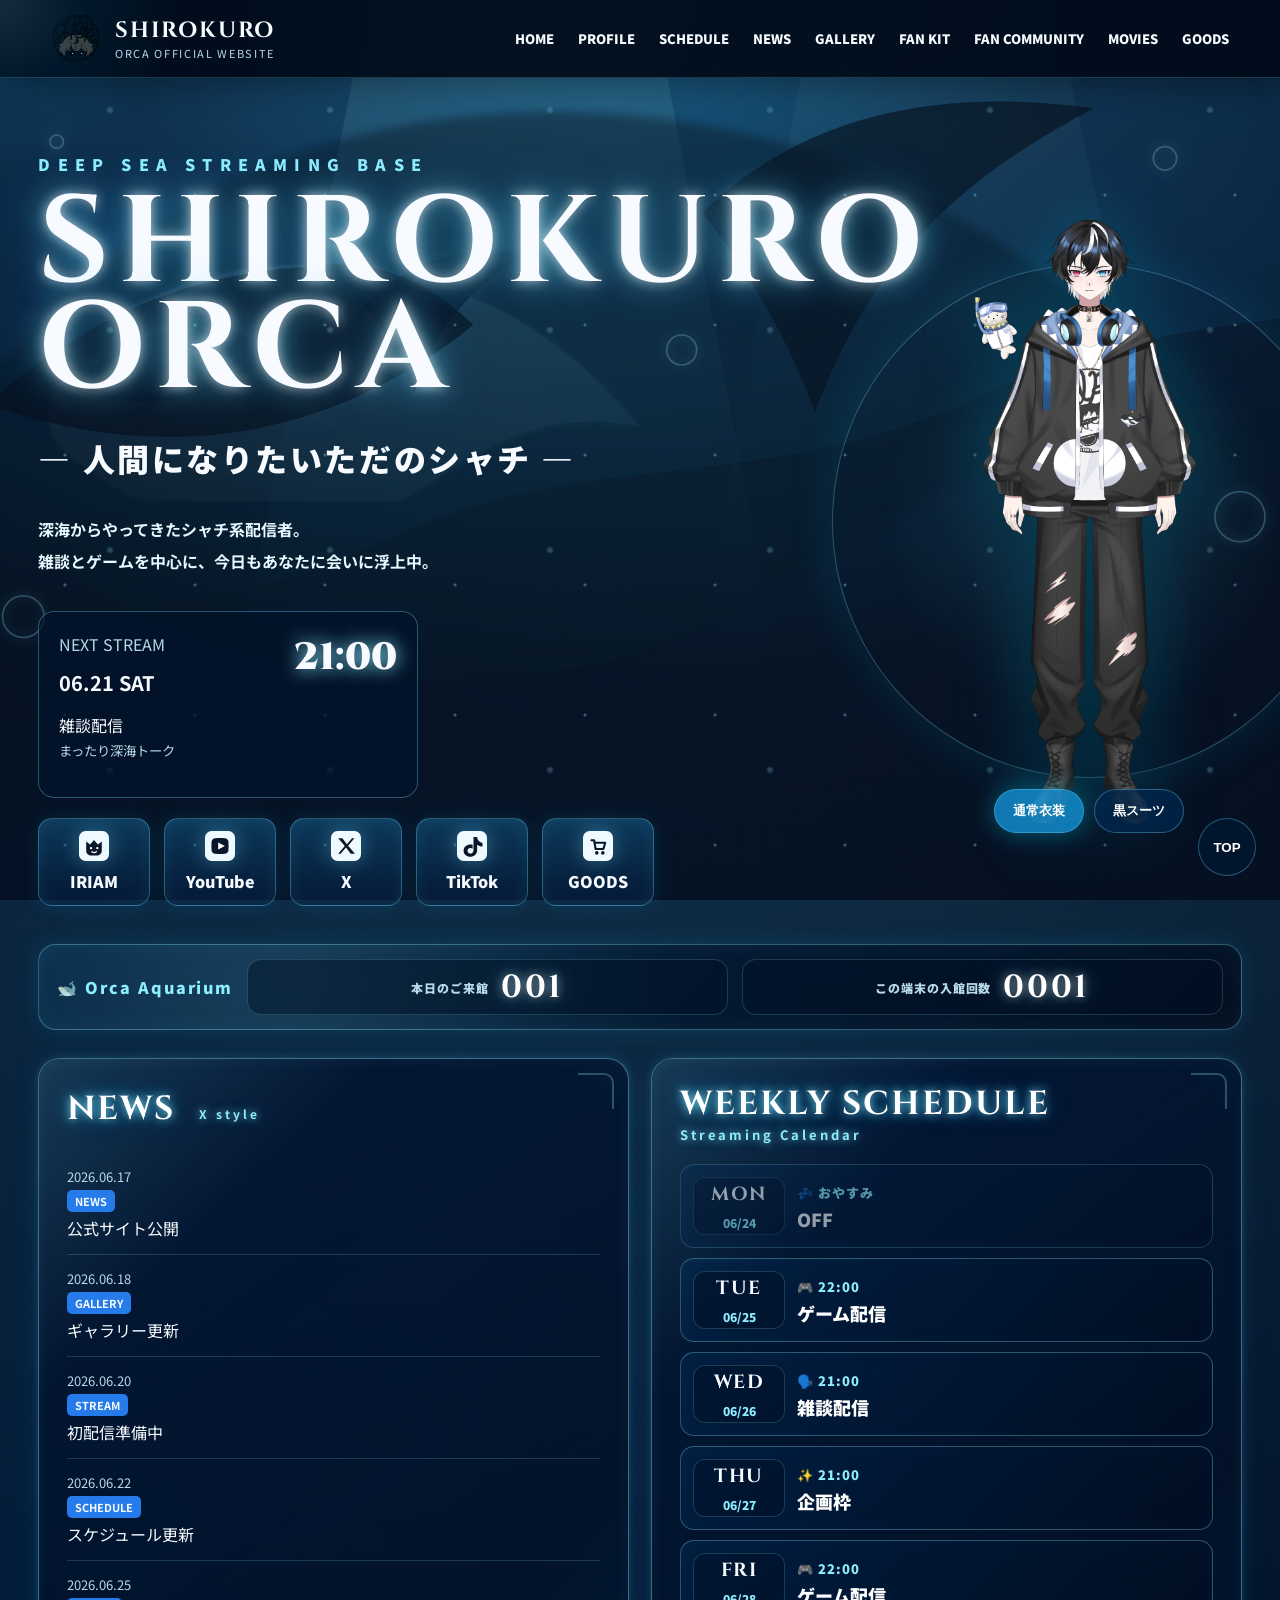
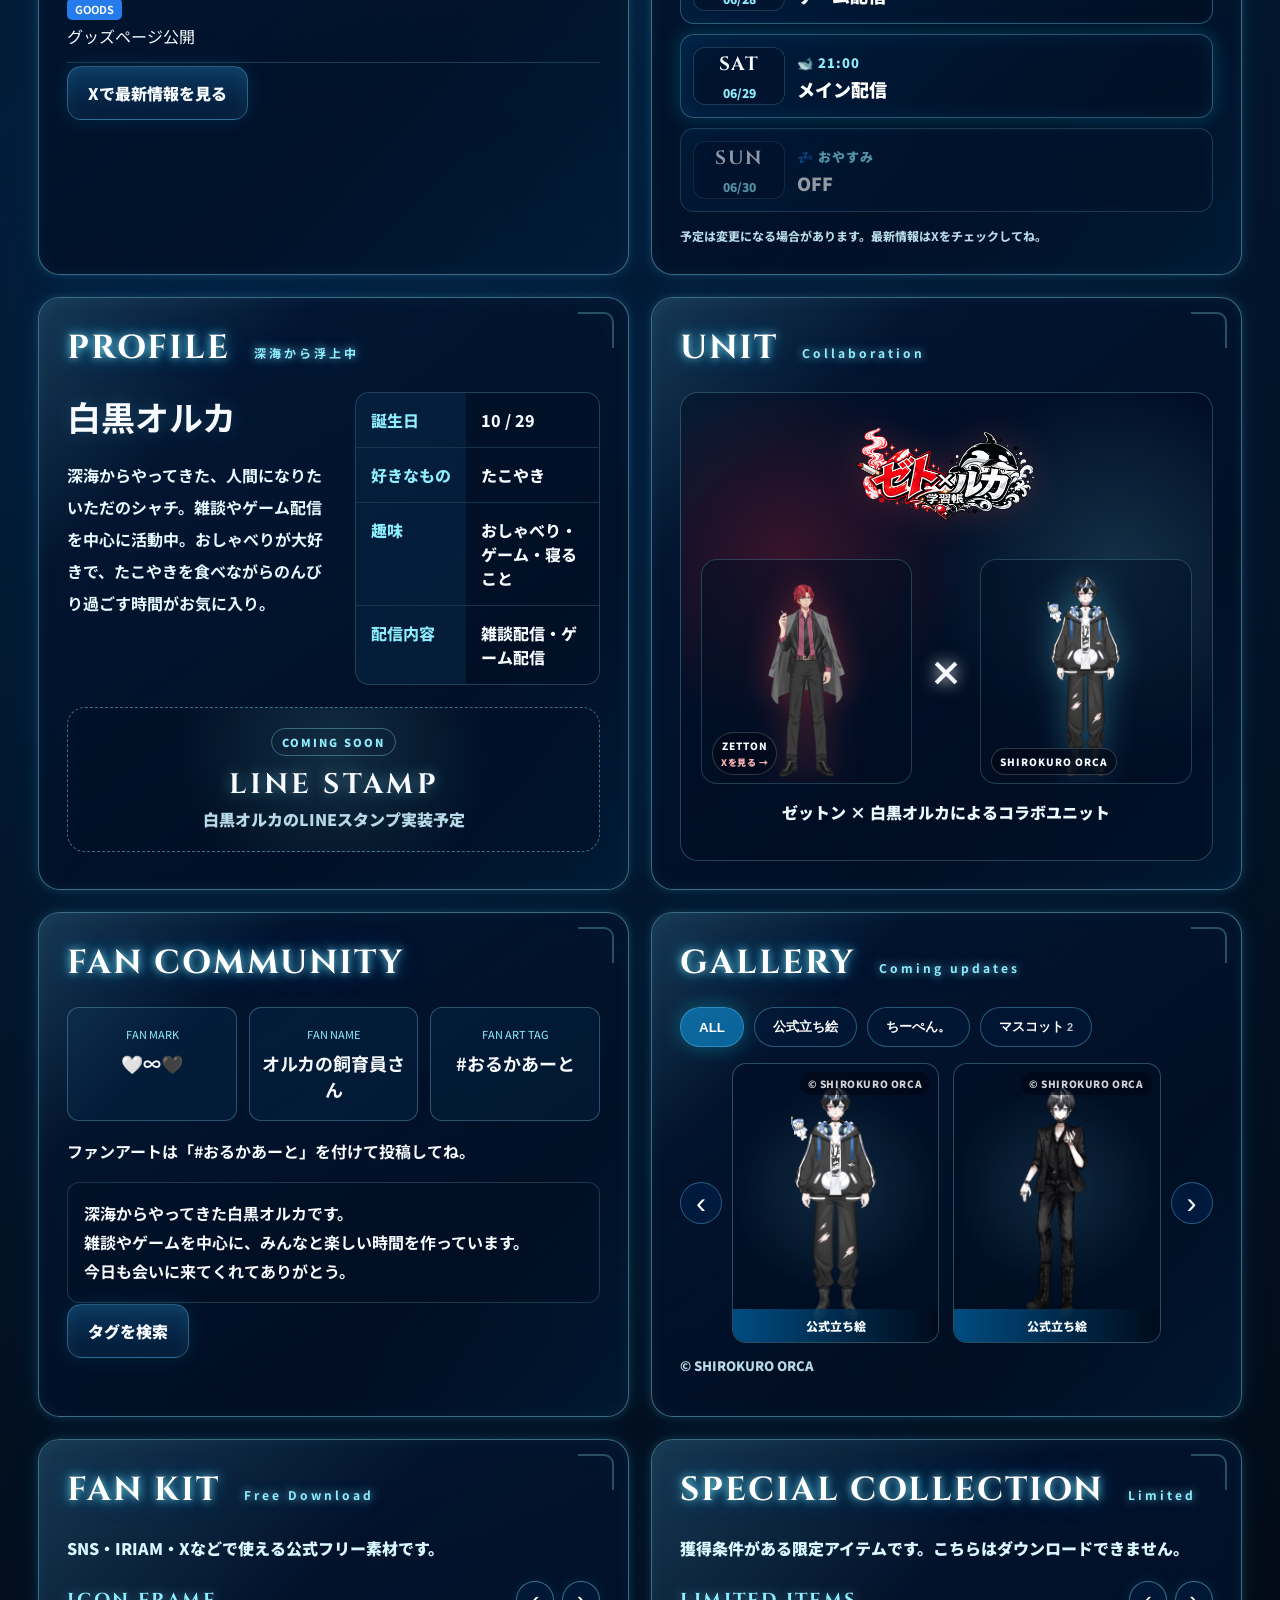
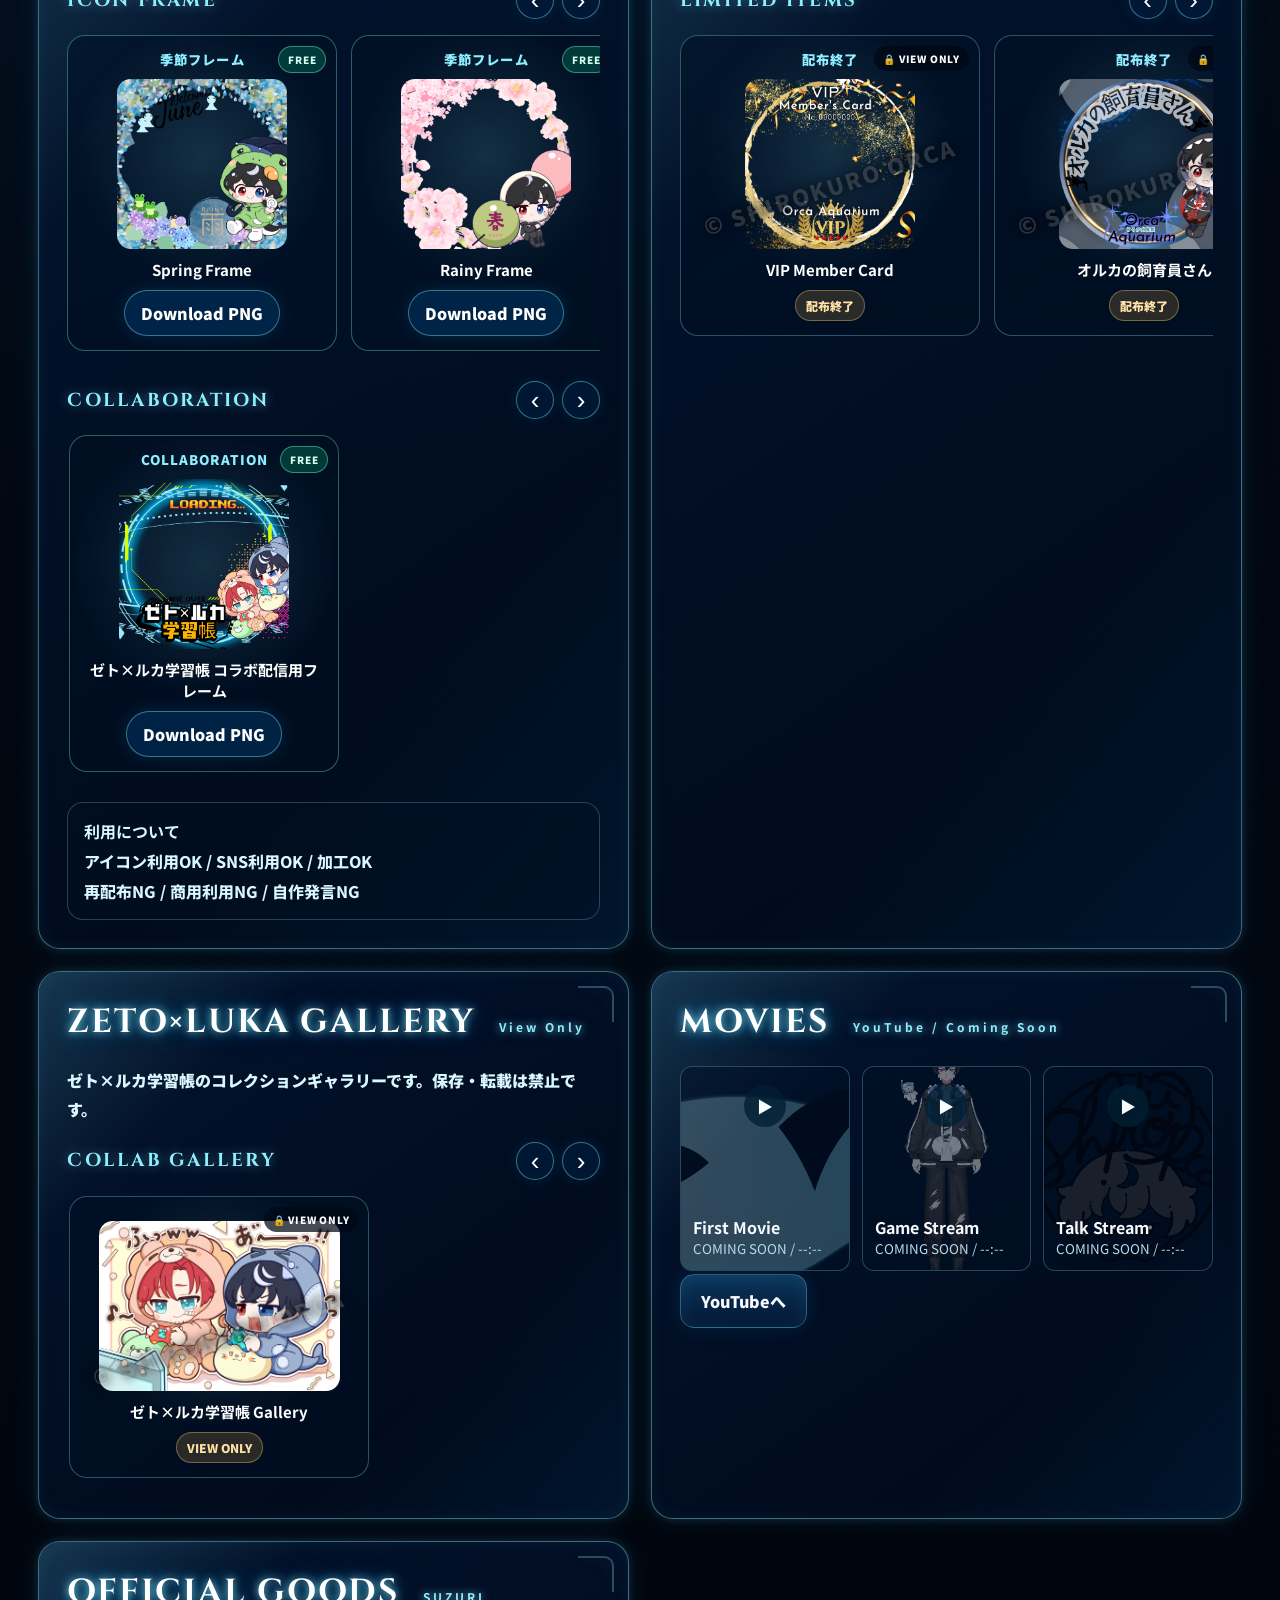
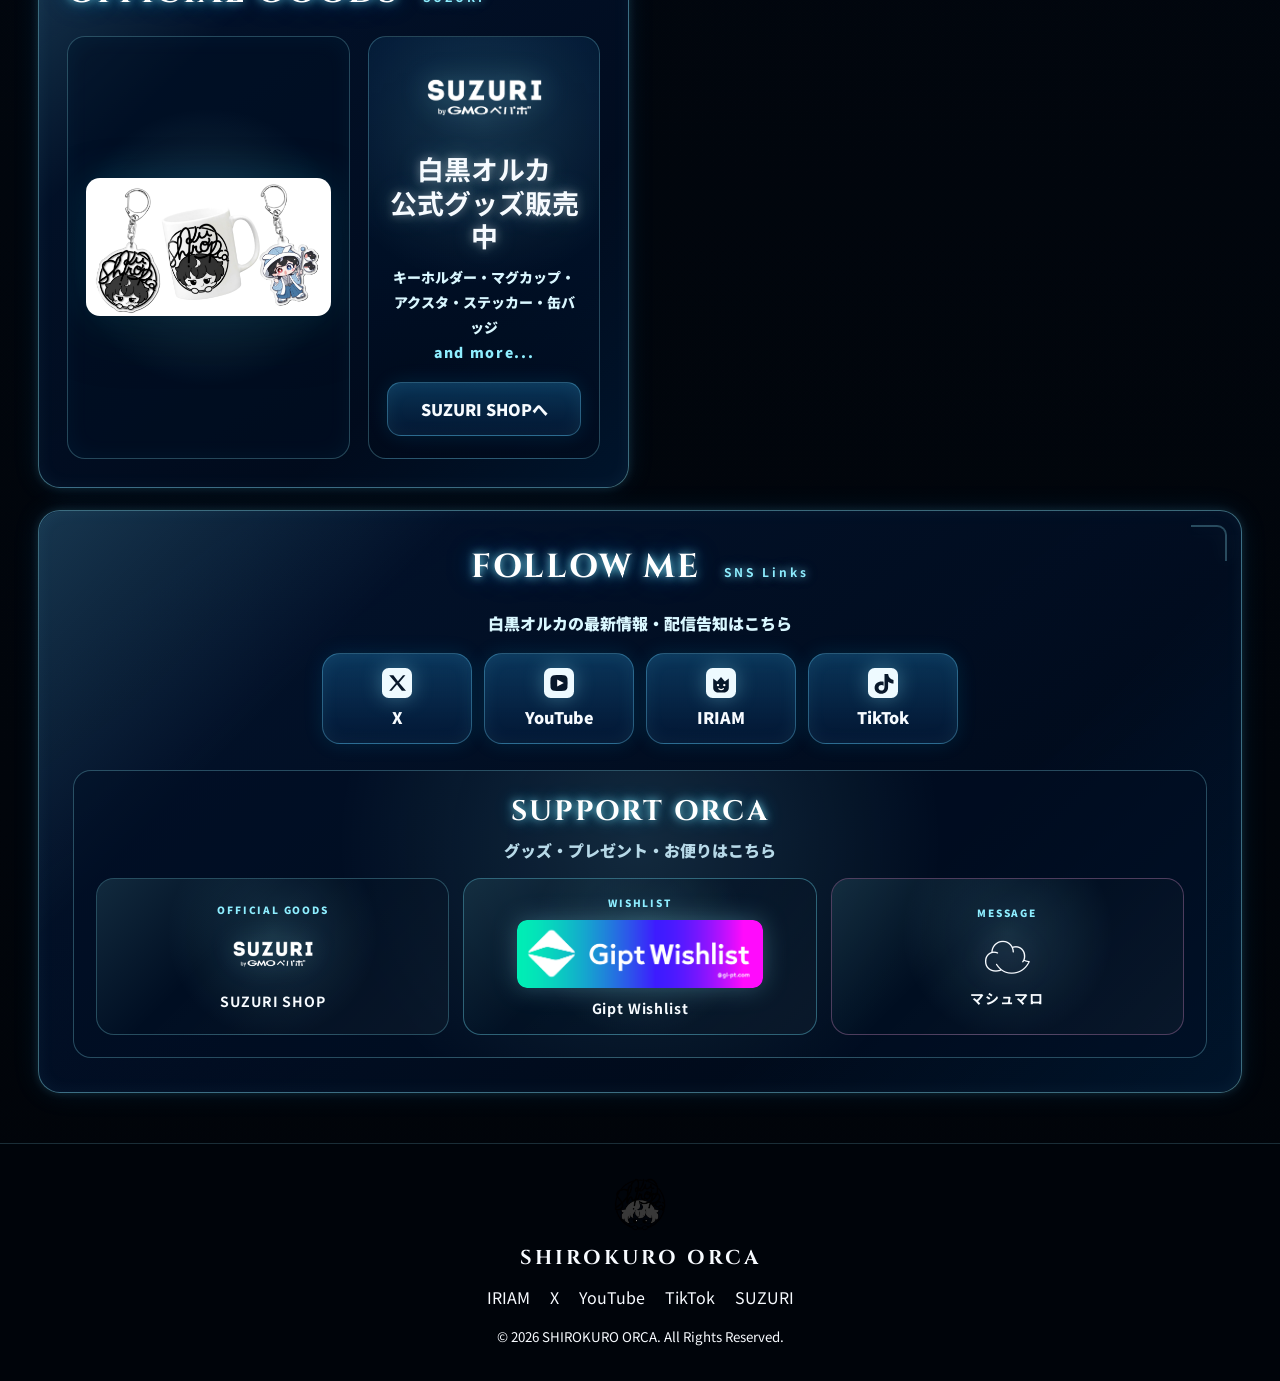
<file: index.html>
<!DOCTYPE html>
<html lang="ja">
<head>
  <meta charset="UTF-8">
  <meta name="viewport" content="width=device-width, initial-scale=1.0">
  <title>SHIROKURO ORCA | Official Website</title>
  <meta name="description" content="白黒オルカ公式サイト。配信予定、プロフィール、ギャラリー、グッズ情報など。">
  <link rel="preconnect" href="https://fonts.googleapis.com">
  <link rel="preconnect" href="https://fonts.gstatic.com" crossorigin>
  <link href="https://fonts.googleapis.com/css2?family=Cinzel:wght@600;700;800;900&family=Noto+Sans+JP:wght@500;700;900&display=swap" rel="stylesheet">
  <link rel="stylesheet" href="style.css">
</head>
<body>
<div class="cursor-light" aria-hidden="true"></div>

<header class="site-header">
  <a href="#home" class="brand">
    <img class="protected-img" src="assets/logo.png" alt="SHIROKURO ORCA" onerror="this.style.display='none'">
    <span>
      <strong>SHIROKURO</strong>
      <small>ORCA OFFICIAL WEBSITE</small>
    </span>
  </a>

  <nav class="global-nav">
    <a href="#home">HOME</a>
    <a href="#profile">PROFILE</a>
    <a href="#schedule">SCHEDULE</a>
    <a href="#news">NEWS</a>
    <a href="#gallery">GALLERY</a>
    <a href="#fankit">FAN KIT</a>
    <a href="#fan">FAN COMMUNITY</a>
    <a href="#movies">MOVIES</a>
    <a href="#goods">GOODS</a>
  </nav>
</header>

<main>
  <section id="home" class="hero">
    <div class="hero-copy">
      <p class="eyebrow">DEEP SEA STREAMING BASE</p>
      <h1>SHIROKURO<br>ORCA</h1>
      <p class="tagline">— 人間になりたいただのシャチ —</p>
      <p class="lead">深海からやってきたシャチ系配信者。<br>雑談とゲームを中心に、今日もあなたに会いに浮上中。</p>

      <div class="next-stream">
        <div>
          <span>NEXT STREAM</span>
          <strong>06.21 SAT</strong>
          <p>雑談配信<br><small>まったり深海トーク</small></p>
        </div>
        <time>21:00</time>
      </div>

      <div class="hero-links icon-links">
        <a href="https://web.iriam.app/s/user/uZA10hNF3G?uuid=45efcd5b" target="_blank" rel="noopener"><img class="protected-img" src="assets/icons/iriam.svg" alt="">IRIAM</a>
        <a href="https://www.youtube.com/" target="_blank" rel="noopener"><img class="protected-img" src="assets/icons/youtube.svg" alt="">YouTube</a>
        <a href="https://x.com/orca_whiteblack" target="_blank" rel="noopener"><img class="protected-img" src="assets/icons/x.svg" alt="">X</a>
        <a href="https://www.tiktok.com/" target="_blank" rel="noopener"><img class="protected-img" src="assets/icons/tiktok.svg" alt="">TikTok</a>
        <a href="https://suzuri.jp/orca_White_Black" target="_blank" rel="noopener"><img class="protected-img" src="assets/icons/suzuri.svg" alt="">GOODS</a>
      </div>
    </div>

    <div class="hero-visual">
      <img id="heroOrca" class="hero-orca protected-img" src="assets/orca.png" alt="白黒オルカ立ち絵" draggable="false">
      <div class="costume-buttons">
        <button class="costume-btn active" type="button" data-src="assets/orca.png">通常衣装</button>
        <button class="costume-btn" type="button" data-src="assets/orca-formal.png">黒スーツ</button>
      </div>
    </div>
  </section>

  
  <section id="counter" class="aquarium-counter-top">
    <div class="counter-mini">
      <p>🐋 Orca Aquarium</p>
      <div><span>本日のご来館</span><strong id="todayVisitors">--</strong></div>
      <div><span>この端末の入館回数</span><strong id="localVisitors">--</strong></div>
    </div>
  </section>

  <section class="section-grid">

    <article id="news" class="panel">
      <h2>NEWS <small>X style</small></h2>
      <ul class="news-list">
        <li><time>2026.06.17</time><b>NEWS</b><span>公式サイト公開</span></li>
        <li><time>2026.06.18</time><b>GALLERY</b><span>ギャラリー更新</span></li>
        <li><time>2026.06.20</time><b>STREAM</b><span>初配信準備中</span></li>
        <li><time>2026.06.22</time><b>SCHEDULE</b><span>スケジュール更新</span></li>
        <li><time>2026.06.25</time><b>GOODS</b><span>グッズページ公開</span></li>
      </ul>
      <a class="btn" href="https://x.com/orca_whiteblack" target="_blank" rel="noopener">Xで最新情報を見る</a>
    </article>

    
    <article id="schedule" class="panel">
      <h2 class="weekly-title-head">WEEKLY SCHEDULE <small>Streaming Calendar</small></h2>
      <div id="weeklySchedule" class="weekly-schedule"></div>
      <p class="schedule-note">予定は変更になる場合があります。最新情報はXをチェックしてね。</p>
    </article>


    <article id="profile" class="panel">
      <h2>PROFILE <small>深海から浮上中</small></h2>
      <div class="profile-layout">
        <div>
          <h3>白黒オルカ</h3>
          <p>深海からやってきた、人間になりたいただのシャチ。雑談やゲーム配信を中心に活動中。おしゃべりが大好きで、たこやきを食べながらのんびり過ごす時間がお気に入り。</p>
        </div>
        <dl class="profile-table">
          <div><dt>誕生日</dt><dd>10 / 29</dd></div>
          <div><dt>好きなもの</dt><dd>たこやき</dd></div>
          <div><dt>趣味</dt><dd>おしゃべり・ゲーム・寝ること</dd></div>
          <div><dt>配信内容</dt><dd>雑談配信・ゲーム配信</dd></div>
        </dl>
      </div>
      <div class="line-stamp-soon">
        <span>COMING SOON</span>
        <strong>LINE STAMP</strong>
        <p>白黒オルカのLINEスタンプ実装予定</p>
      </div>
    </article>

    <article id="unit" class="panel unit-panel">
      <h2>UNIT <small>Collaboration</small></h2>
      <div class="unit-card">
        <img class="unit-logo protected-img" src="assets/unit/zeto-luka-logo.png" alt="ゼト×ルカ学習帳">
        <div class="unit-members">
          <a class="member red unit-link-card" href="https://x.com/zzton007" target="_blank" rel="noopener" aria-label="ゼットンのXを見る">
            <img class="protected-img" src="assets/unit/zetton.png" alt="ゼットン">
            <figcaption>ZETTON <small>Xを見る →</small></figcaption>
          </a>
          <span class="cross">×</span>
          <figure class="member blue">
            <img class="protected-img" src="assets/orca.png" alt="白黒オルカ">
            <figcaption>SHIROKURO ORCA</figcaption>
          </figure>
        </div>
        <p>ゼットン × 白黒オルカによるコラボユニット</p>
      </div>
    </article>

    <article id="fan" class="panel">
      <h2>FAN COMMUNITY</h2>
      <div class="fan-boxes">
        <div><small>FAN MARK</small><strong>🤍∞🖤</strong></div>
        <div><small>FAN NAME</small><strong>オルカの飼育員さん</strong></div>
        <div><small>FAN ART TAG</small><strong>#おるかあーと</strong></div>
      </div>
      <p class="fan-text">ファンアートは「#おるかあーと」を付けて投稿してね。</p>
      <div class="message">深海からやってきた白黒オルカです。<br>雑談やゲームを中心に、みんなと楽しい時間を作っています。<br>今日も会いに来てくれてありがとう。</div>
      <a class="btn" href="https://x.com/search?q=%23%E3%81%8A%E3%82%8B%E3%81%8B%E3%81%82%E3%83%BC%E3%81%A8" target="_blank" rel="noopener">タグを検索</a>
    </article>

    <article id="gallery" class="panel">
      <h2>GALLERY <small>Coming updates</small></h2>
      <div class="tabs">
        <button class="active" data-filter="all">ALL</button>
        <button data-filter="official">公式立ち絵</button>
        <button data-filter="chii">ちーぺん。</button>
        <button data-filter="mascot">マスコット</button>
      </div>
      <div class="gallery-wrap">
        <button class="slide prev" type="button">‹</button>
        <div class="gallery-track">
          <figure class="gallery-item official" data-category="official"><img class="protected-img" src="assets/orca.png" alt="白黒オルカ 通常立ち絵" draggable="false"><figcaption>公式立ち絵</figcaption></figure>
          <figure class="gallery-item official" data-category="official"><img class="protected-img" src="assets/orca-formal.png" alt="白黒オルカ 黒スーツ立ち絵" draggable="false"><figcaption>公式立ち絵</figcaption></figure>

          <figure class="gallery-item chii" data-category="chii"><img class="protected-img" src="assets/gallery/chibi-orca-hood.png" alt="ちーぺん。フード" draggable="false"><figcaption>ちーぺん。</figcaption></figure>
          <figure class="gallery-item chii" data-category="chii"><img class="protected-img" src="assets/gallery/chibi-flower.png" alt="ちーぺん。花" draggable="false"><figcaption>ちーぺん。</figcaption></figure>
          <figure class="gallery-item chii" data-category="chii"><img class="protected-img" src="assets/gallery/chibi-balloon.png" alt="ちーぺん。風船" draggable="false"><figcaption>ちーぺん。</figcaption></figure>
          <figure class="gallery-item chii" data-category="chii"><img class="protected-img" src="assets/gallery/chibi-wasou.png" alt="ちーぺん。和装" draggable="false"><figcaption>ちーぺん。</figcaption></figure>
          <figure class="gallery-item chii" data-category="chii"><img class="protected-img" src="assets/gallery/chibi-rain-green.png" alt="ちーぺん。雨衣装グリーン" draggable="false"><figcaption>ちーぺん。</figcaption></figure>
          <figure class="gallery-item chii" data-category="chii"><img class="protected-img" src="assets/gallery/chibi-rain-pink.png" alt="ちーぺん。雨衣装ピンク" draggable="false"><figcaption>ちーぺん。</figcaption></figure>
          <figure class="gallery-item chii" data-category="chii"><img class="protected-img" src="assets/gallery/chibi-rain-yellow.png" alt="ちーぺん。雨衣装イエロー" draggable="false"><figcaption>ちーぺん。</figcaption></figure>

          <figure class="gallery-item mascot" data-category="mascot"><img class="protected-img" src="assets/gallery/mascot-orca-summer.png" alt="マスコット アロハシャチ" draggable="false"><figcaption>マスコット</figcaption></figure>
          <figure class="gallery-item mascot" data-category="mascot"><img class="protected-img" src="assets/gallery/mascot-orca-pair.png" alt="マスコット 顔シャチ" draggable="false"><figcaption>マスコット</figcaption></figure>
</div>
        <button class="slide next" type="button">›</button>
      </div>
      <p class="note">© SHIROKURO ORCA</p>
    </article>

    
    <article id="fankit" class="panel fankit-panel">
      <h2>FAN KIT <small>Free Download</small></h2>
      <p class="kit-lead">SNS・IRIAM・Xなどで使える公式フリー素材です。</p>
      <div class="kit-section-head"><h3 class="kit-heading">ICON FRAME</h3><div class="kit-controls"><button class="kit-prev" data-target="ringGallery" type="button">‹</button><button class="kit-next" data-target="ringGallery" type="button">›</button></div></div>
      <div id="ringGallery" class="kit-slider"></div>
      <div class="kit-section-head"><h3 class="kit-heading">COLLABORATION</h3><div class="kit-controls"><button class="kit-prev" data-target="collabDownloads" type="button">‹</button><button class="kit-next" data-target="collabDownloads" type="button">›</button></div></div>
      <div id="collabDownloads" class="kit-slider"></div>
      <div class="kit-rules"><strong>利用について</strong><span>アイコン利用OK / SNS利用OK / 加工OK</span><span>再配布NG / 商用利用NG / 自作発言NG</span></div>
    </article>

    
    <article id="special" class="panel special-panel">
      <h2>SPECIAL COLLECTION <small>Limited</small></h2>
      <p class="kit-lead">獲得条件がある限定アイテムです。こちらはダウンロードできません。</p>
      <div class="kit-section-head"><h3 class="kit-heading">LIMITED ITEMS</h3><div class="kit-controls"><button class="kit-prev" data-target="specialCollection" type="button">‹</button><button class="kit-next" data-target="specialCollection" type="button">›</button></div></div>
      <div id="specialCollection" class="kit-slider locked-grid"></div>
    </article>

    
    <article id="zetolukaGallery" class="panel zetoluka-gallery-panel">
      <h2>ZETO×LUKA GALLERY <small>View Only</small></h2>
      <p class="kit-lead">ゼト×ルカ学習帳のコレクションギャラリーです。保存・転載は禁止です。</p>
      <div class="kit-section-head"><h3 class="kit-heading">COLLAB GALLERY</h3><div class="kit-controls"><button class="kit-prev" data-target="zetolukaGalleryGrid" type="button">‹</button><button class="kit-next" data-target="zetolukaGalleryGrid" type="button">›</button></div></div>
      <div id="zetolukaGalleryGrid" class="kit-slider locked-grid"></div>
    </article>


    <article id="movies" class="panel">
      <h2>MOVIES <small>YouTube / Coming Soon</small></h2>
      <div class="movie-grid">
        <a href="https://www.youtube.com/" target="_blank" rel="noopener" class="movie-card"><img class="protected-img" src="assets/deep-orca.svg" alt=""><span>▶</span><strong>First Movie</strong><small>COMING SOON / --:--</small></a>
        <a href="https://www.youtube.com/" target="_blank" rel="noopener" class="movie-card"><img class="protected-img" src="assets/orca.png" alt=""><span>▶</span><strong>Game Stream</strong><small>COMING SOON / --:--</small></a>
        <a href="https://www.youtube.com/" target="_blank" rel="noopener" class="movie-card"><img class="protected-img" src="assets/logo.png" alt=""><span>▶</span><strong>Talk Stream</strong><small>COMING SOON / --:--</small></a>
      </div>
      <a class="btn" href="https://www.youtube.com/" target="_blank" rel="noopener">YouTubeへ</a>
    </article>

    
    <article id="goods" class="panel goods-panel">
      <h2>OFFICIAL GOODS <small>SUZURI</small></h2>
      <div class="goods-simple">
        <div class="goods-main-image">
          <img class="protected-img" src="assets/goods/suzuri-products.png" alt="白黒オルカ公式グッズ" draggable="false">
        </div>
        <div class="goods-info">
          <img class="suzuri-logo" src="assets/goods/suzuri-logo-white.png" alt="SUZURI" draggable="false">
          <h3>白黒オルカ<br>公式グッズ販売中</h3>
          <p>キーホルダー・マグカップ・アクスタ・ステッカー・缶バッジ <br><span>and more...</span></p>
          <a class="btn goods-btn" href="https://suzuri.jp/orca_White_Black" target="_blank" rel="noopener">SUZURI SHOPへ</a>
        </div>
      </div>
    </article>


    
    
    <article id="sns" class="panel sns-panel">
      <h2>FOLLOW ME <small>SNS Links</small></h2>
      <p>白黒オルカの最新情報・配信告知はこちら</p>
      <div class="sns-links follow-links">
        <a href="https://x.com/orca_whiteblack" target="_blank" rel="noopener"><img src="assets/icons/x.svg" alt="">X</a>
        <a href="https://www.youtube.com/" target="_blank" rel="noopener"><img src="assets/icons/youtube.svg" alt="">YouTube</a>
        <a href="https://web.iriam.app/s/user/uZA10hNF3G?uuid=45efcd5b" target="_blank" rel="noopener"><img src="assets/icons/iriam.svg" alt="">IRIAM</a>
        <a href="https://www.tiktok.com/" target="_blank" rel="noopener"><img src="assets/icons/tiktok.svg" alt="">TikTok</a>
      </div>

      <div class="support-area">
        <h3>SUPPORT ORCA</h3>
        <p>グッズ・プレゼント・お便りはこちら</p>
        <div class="support-logo-grid">
          <a class="support-logo-card suzuri-card" href="https://suzuri.jp/orca_White_Black" target="_blank" rel="noopener">
            <span class="support-label">OFFICIAL GOODS</span>
            <img src="assets/support/suzuri-logo.png" alt="SUZURI">
            <strong>SUZURI SHOP</strong>
          </a>
          <a class="support-logo-card gipt-card" href="https://gi-pt.com/main/wishlist/fan-view/3a21fbf9-94c3-784e-6ee2-7ada4b298cbc" target="_blank" rel="noopener">
            <span class="support-label">WISHLIST</span>
            <img src="assets/support/gipt-wishlist.png" alt="Gipt Wishlist">
            <strong>Gipt Wishlist</strong>
          </a>
          <a class="support-logo-card marshmallow-card" href="https://marshmallow-qa.com/lz768ckm53b3a5n?t=7Hlkml&utm_medium=url_text&utm_source=promotion" target="_blank" rel="noopener">
            <span class="support-label">MESSAGE</span>
            <span class="marshmallow-big">☁️</span>
            <strong>マシュマロ</strong>
          </a>
        </div>
      </div>
    </article>



  </section>
</main>

<footer class="footer">
  <img class="protected-img" src="assets/logo.png" alt="" onerror="this.style.display='none'">
  <strong>SHIROKURO ORCA</strong>
  <nav>
    <a href="https://web.iriam.app/s/user/uZA10hNF3G?uuid=45efcd5b" target="_blank" rel="noopener">IRIAM</a>
    <a href="https://x.com/orca_whiteblack" target="_blank" rel="noopener">X</a>
    <a href="https://www.youtube.com/" target="_blank" rel="noopener">YouTube</a>
    <a href="https://www.tiktok.com/" target="_blank" rel="noopener">TikTok</a>
    <a href="https://suzuri.jp/orca_White_Black" target="_blank" rel="noopener">SUZURI</a>
  </nav>
  <small>© 2026 SHIROKURO ORCA. All Rights Reserved.</small>
</footer>

<button class="to-top" type="button" onclick="window.scrollTo({top:0,behavior:'smooth'})">TOP</button>
<script src="script.js"></script>
</body>
</html>
</file>
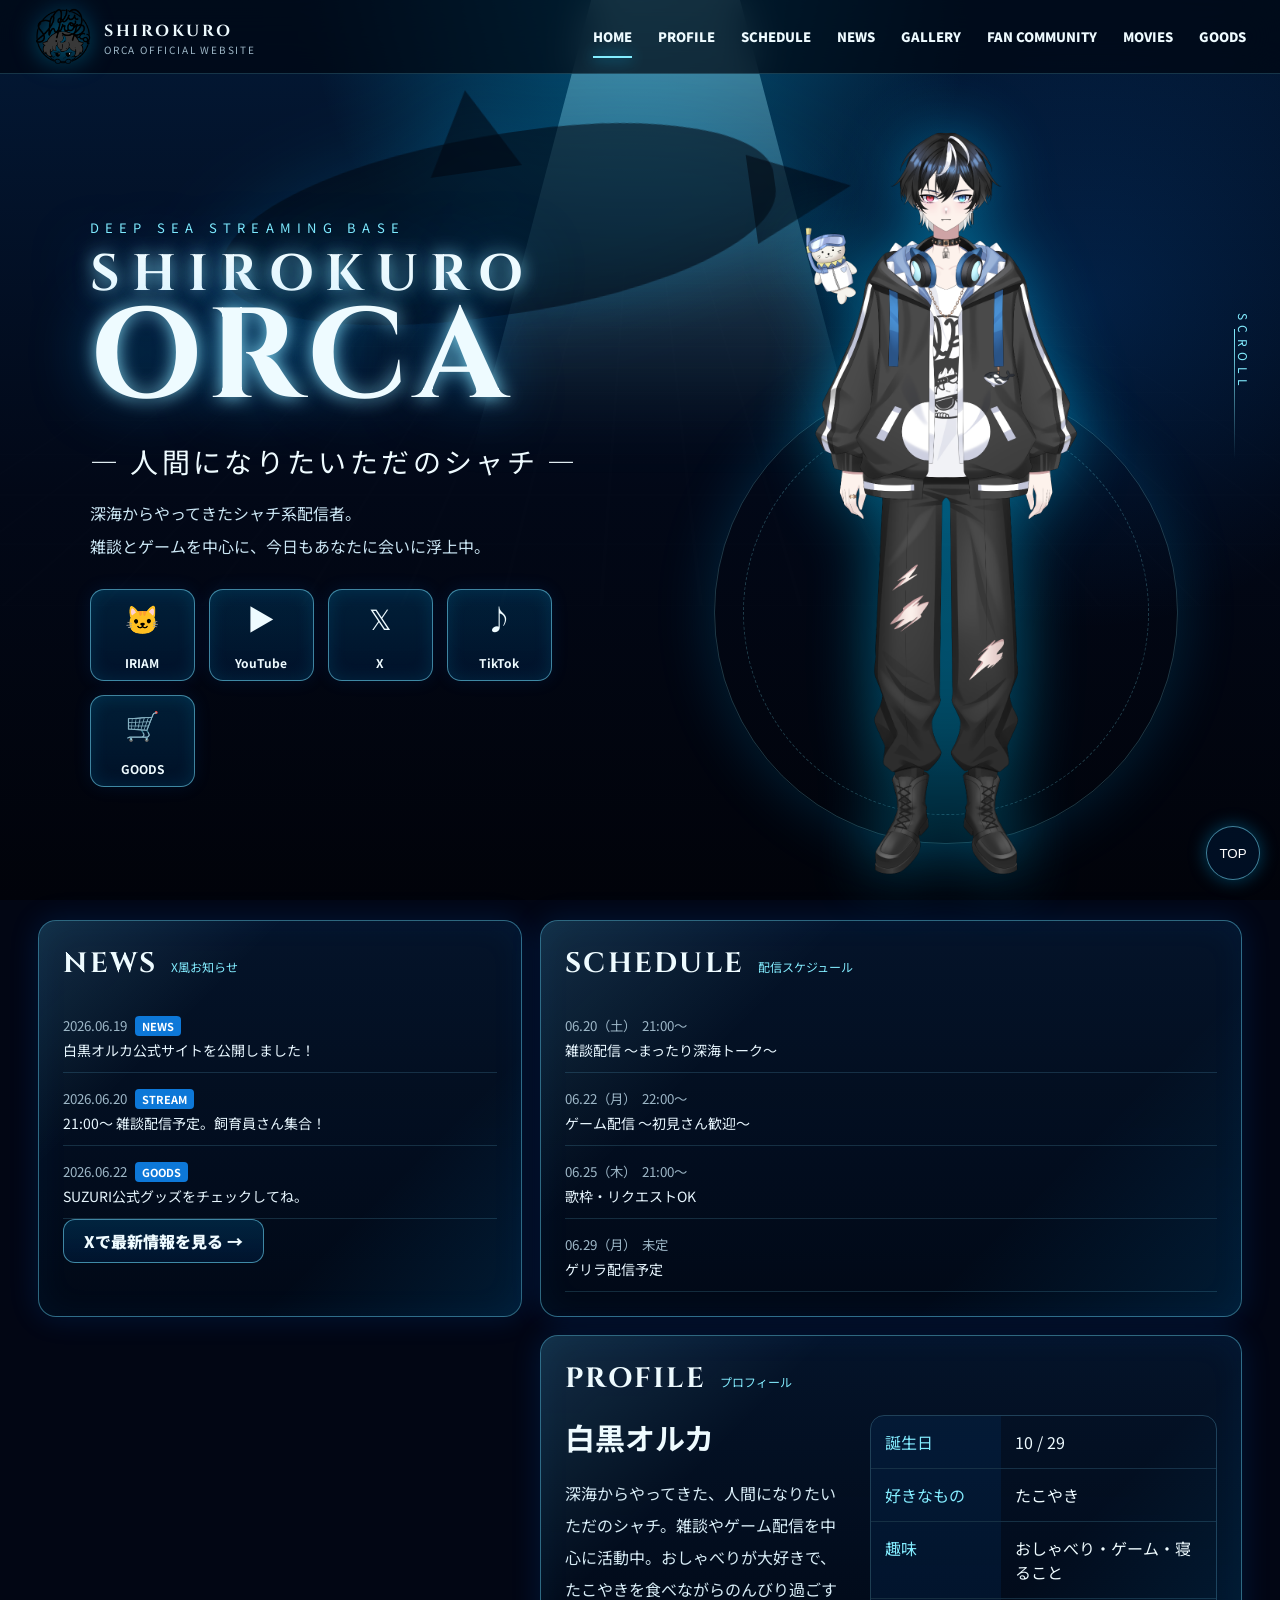
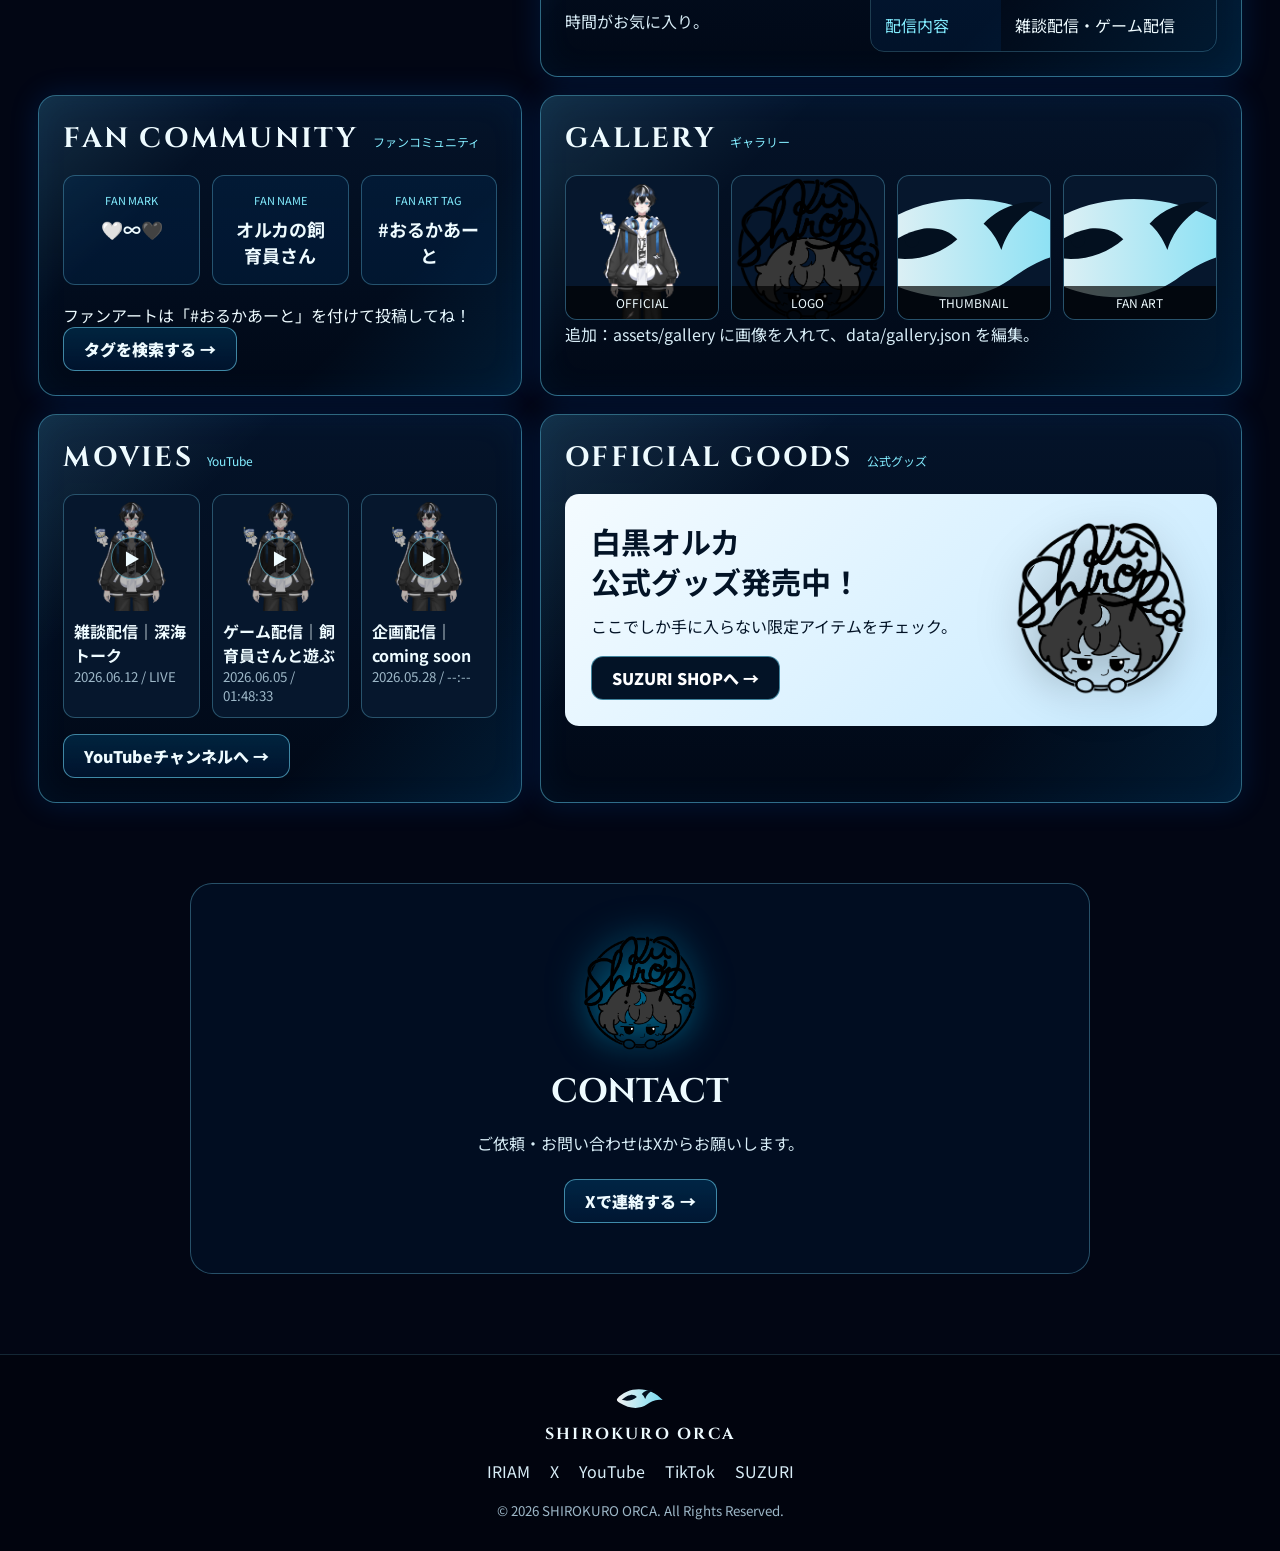
<file: SHIROKURO_ORCA_Enterprise_Static/index.html>
<!DOCTYPE html>
<html lang="ja">
<head>
<meta charset="UTF-8" />
<meta name="viewport" content="width=device-width, initial-scale=1.0" />
<title>SHIROKURO ORCA | Official Website</title>
<meta name="description" content="白黒オルカ公式サイト。人間になりたいただのシャチ。" />
<link rel="stylesheet" href="style.css" />
</head>
<body>
<div class="loader" id="loader">
  <img src="assets/logo.png" alt="白黒オルカ">
  <span>DEEP SEA LOADING...</span>
</div>

<div class="sea">
  <div class="ray"></div>
  <div class="big-orca"></div>
  <div class="tech-lines"></div>
</div>
<div id="bubbleLayer"></div>

<header class="header">
  <a class="brand" href="#home">
    <img src="assets/logo.png" alt="SHIROKURO ORCA">
    <div><b>SHIROKURO</b><small>ORCA OFFICIAL WEBSITE</small></div>
  </a>
  <button id="menuBtn" class="menu-btn">☰</button>
  <nav id="nav" class="nav">
    <a href="#home">HOME</a><a href="#profile">PROFILE</a><a href="#schedule">SCHEDULE</a><a href="#news">NEWS</a><a href="#gallery">GALLERY</a><a href="#fan">FAN COMMUNITY</a><a href="#movies">MOVIES</a><a href="#goods">GOODS</a>
  </nav>
</header>

<main>
<section id="home" class="hero">
  <div class="hero-copy reveal">
    <p class="subline">DEEP SEA STREAMING BASE</p>
    <h1><span>SHIROKURO</span>ORCA</h1>
    <p class="catch">— 人間になりたいただのシャチ —</p>
    <p class="intro">深海からやってきたシャチ系配信者。<br>雑談とゲームを中心に、今日もあなたに会いに浮上中。</p>
    <div class="social-grid">
      <a href="https://web.iriam.app/s/user/uzA1OhNF3G?uuid=45efcd5b" target="_blank"><i>🐱</i><b>IRIAM</b></a>
      <a href="https://www.youtube.com/channel/UCW4zQ8kVzc1AtdVZ9xfGdmQ" target="_blank"><i>▶</i><b>YouTube</b></a>
      <a href="https://x.com/orca_whiteblack" target="_blank"><i>𝕏</i><b>X</b></a>
      <a href="https://www.tiktok.com/@orca_white.black" target="_blank"><i>♪</i><b>TikTok</b></a>
      <a href="https://suzuri.jp/orca_White_Black" target="_blank"><i>🛒</i><b>GOODS</b></a>
    </div>
  </div>
  <div class="hero-character reveal">
    <div class="holo-ring"></div>
    <img src="assets/orca.png" alt="白黒オルカ 立ち絵">
  </div>
  <div class="scroll-label">SCROLL</div>
</section>

<section class="board">
  <article id="news" class="panel reveal">
    <div class="panel-title"><h2>NEWS</h2><span>X風お知らせ</span></div>
    <div id="newsList" class="news-list"></div>
    <a class="panel-btn" href="https://x.com/orca_whiteblack" target="_blank">Xで最新情報を見る →</a>
  </article>

  <article id="schedule" class="panel reveal">
    <div class="panel-title"><h2>SCHEDULE</h2><span>配信スケジュール</span></div>
    <div id="scheduleList" class="schedule-list"></div>
  </article>

  <article id="profile" class="panel panel-wide reveal">
    <div class="panel-title"><h2>PROFILE</h2><span>プロフィール</span></div>
    <div class="profile-layout">
      <div class="profile-text">
        <h3>白黒オルカ</h3>
        <p>深海からやってきた、人間になりたいただのシャチ。雑談やゲーム配信を中心に活動中。おしゃべりが大好きで、たこやきを食べながらのんびり過ごす時間がお気に入り。</p>
      </div>
      <dl class="profile-data">
        <div><dt>誕生日</dt><dd>10 / 29</dd></div><div><dt>好きなもの</dt><dd>たこやき</dd></div><div><dt>趣味</dt><dd>おしゃべり・ゲーム・寝ること</dd></div><div><dt>配信内容</dt><dd>雑談配信・ゲーム配信</dd></div>
      </dl>
    </div>
  </article>

  <article id="fan" class="panel reveal">
    <div class="panel-title"><h2>FAN COMMUNITY</h2><span>ファンコミュニティ</span></div>
    <div class="fan-grid">
      <div><small>FAN MARK</small><b>🤍∞🖤</b></div>
      <div><small>FAN NAME</small><b>オルカの飼育員さん</b></div>
      <div><small>FAN ART TAG</small><b>#おるかあーと</b></div>
    </div>
    <p>ファンアートは「#おるかあーと」を付けて投稿してね！</p>
    <a class="panel-btn" href="https://x.com/search?q=%23%E3%81%8A%E3%82%8B%E3%81%8B%E3%81%82%E3%83%BC%E3%81%A8&src=typed_query" target="_blank">タグを検索する →</a>
  </article>

  <article id="gallery" class="panel reveal">
    <div class="panel-title"><h2>GALLERY</h2><span>ギャラリー</span></div>
    <div id="galleryGrid" class="gallery-grid"></div>
    <p class="mini-note">追加：assets/gallery に画像を入れて、data/gallery.json を編集。</p>
  </article>

  <article id="movies" class="panel reveal">
    <div class="panel-title"><h2>MOVIES</h2><span>YouTube</span></div>
    <div id="movieGrid" class="movie-grid"></div>
    <a class="panel-btn" href="https://www.youtube.com/channel/UCW4zQ8kVzc1AtdVZ9xfGdmQ" target="_blank">YouTubeチャンネルへ →</a>
  </article>

  <article id="goods" class="panel goods-panel reveal">
    <div class="panel-title"><h2>OFFICIAL GOODS</h2><span>公式グッズ</span></div>
    <div class="goods-inner">
      <div><h3>白黒オルカ<br>公式グッズ発売中！</h3><p>ここでしか手に入らない限定アイテムをチェック。</p><a href="https://suzuri.jp/orca_White_Black" target="_blank">SUZURI SHOPへ →</a></div>
      <img src="assets/logo.png" alt="グッズ">
    </div>
  </article>
</section>

<section id="contact" class="contact reveal">
  <img src="assets/logo.png" alt="白黒オルカ">
  <h2>CONTACT</h2>
  <p>ご依頼・お問い合わせはXからお願いします。</p>
  <a href="https://x.com/orca_whiteblack" target="_blank">Xで連絡する →</a>
</section>
</main>

<footer class="footer">
  <img src="assets/orca-mark.svg" alt="">
  <b>SHIROKURO ORCA</b>
  <div><a href="https://web.iriam.app/s/user/uzA1OhNF3G?uuid=45efcd5b" target="_blank">IRIAM</a><a href="https://x.com/orca_whiteblack" target="_blank">X</a><a href="https://www.youtube.com/channel/UCW4zQ8kVzc1AtdVZ9xfGdmQ" target="_blank">YouTube</a><a href="https://www.tiktok.com/@orca_white.black" target="_blank">TikTok</a><a href="https://suzuri.jp/orca_White_Black" target="_blank">SUZURI</a></div>
  <small>© 2026 SHIROKURO ORCA. All Rights Reserved.</small>
</footer>

<button id="topBtn" class="top-btn">TOP</button>
<script src="script.js"></script>
</body>
</html>
</file>
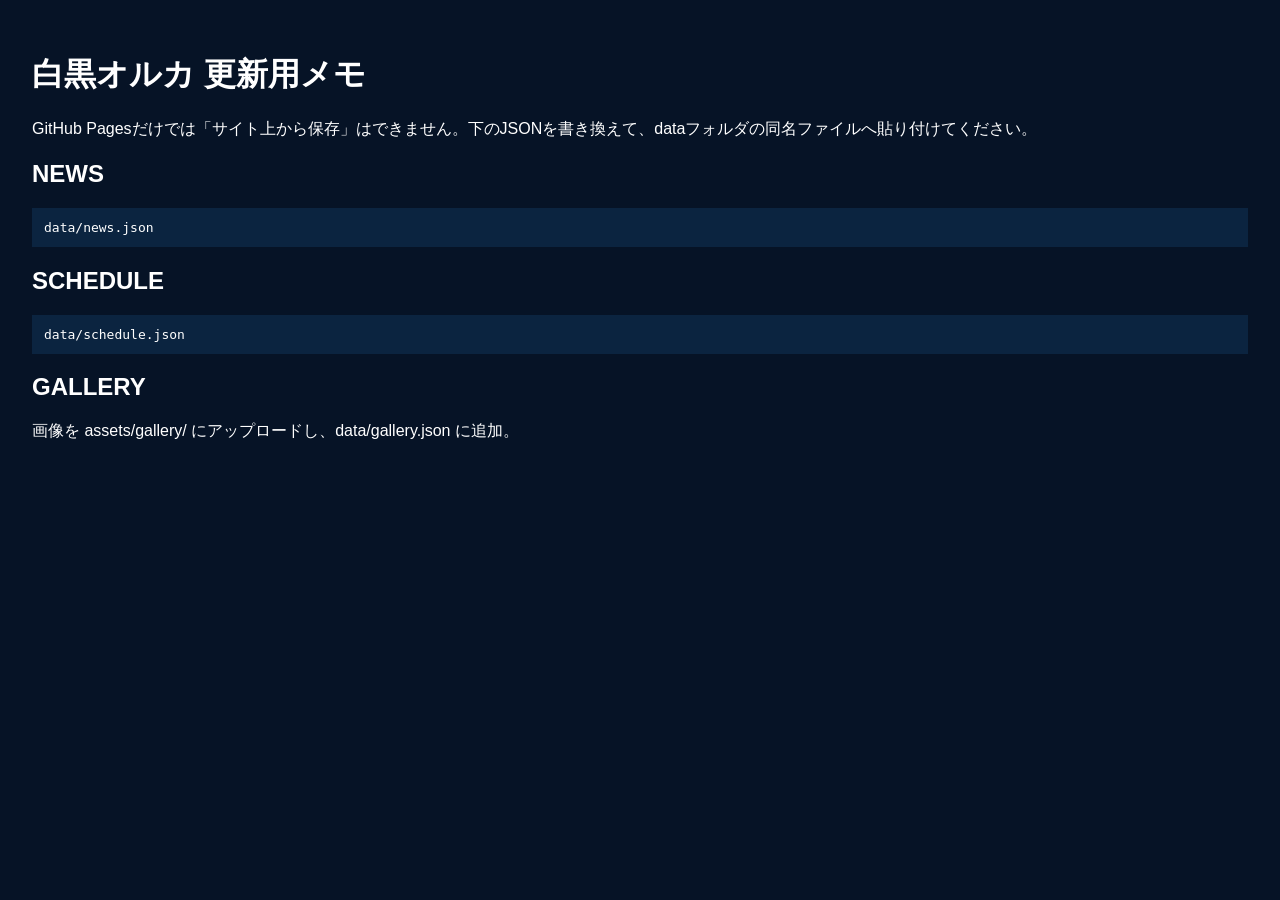
<file: SHIROKURO_ORCA_Enterprise_Static/admin.html>
<!DOCTYPE html><html lang="ja"><head><meta charset="UTF-8"><meta name="viewport" content="width=device-width,initial-scale=1"><title>更新用メモ</title><style>body{font-family:sans-serif;background:#061326;color:white;padding:24px}textarea{width:100%;height:220px}code,pre{background:#0b2440;padding:12px;display:block;overflow:auto}</style></head><body><h1>白黒オルカ 更新用メモ</h1><p>GitHub Pagesだけでは「サイト上から保存」はできません。下のJSONを書き換えて、dataフォルダの同名ファイルへ貼り付けてください。</p><h2>NEWS</h2><pre>data/news.json</pre><h2>SCHEDULE</h2><pre>data/schedule.json</pre><h2>GALLERY</h2><p>画像を assets/gallery/ にアップロードし、data/gallery.json に追加。</p></body></html>
</file>
<file: style.css>
:root{
  --bg:#020913;
  --panel:rgba(2,18,42,.72);
  --panel2:rgba(0,34,68,.46);
  --line:rgba(112,218,255,.34);
  --cyan:#8eeeff;
  --text:#f7fbff;
  --muted:#b7d9e8;
  --blue:#0a8fff;
}
*{box-sizing:border-box}
html{scroll-behavior:smooth}
body{
  margin:0;
  font-family:"Noto Sans JP",system-ui,sans-serif;
  color:var(--text);
  background:
    radial-gradient(circle at 35% 18%,rgba(103,207,255,.22),transparent 32%),
    radial-gradient(circle at 78% 20%,rgba(0,64,126,.34),transparent 36%),
    linear-gradient(180deg,#06182d 0%,#020913 58%,#01050b 100%);
  overflow-x:hidden;
}
body::before{
  content:"";
  position:fixed;
  inset:0;
  background:
    url("assets/bg-deepsea.svg") center top/cover no-repeat,
    url("assets/deep-orca.svg") 7% 28%/46vw auto no-repeat;
  opacity:.48;
  pointer-events:none;
  z-index:-3;
}
body::after{
  content:"";
  position:fixed;
  inset:0;
  background-image:
    radial-gradient(circle,rgba(153,228,255,.34) 0 1px,transparent 2px),
    radial-gradient(circle,rgba(153,228,255,.22) 0 2px,transparent 4px);
  background-size:130px 130px,220px 220px;
  animation:bubbles 28s linear infinite;
  pointer-events:none;
  z-index:-2;
}
@keyframes bubbles{to{background-position:0 -900px,0 -1200px}}

a{color:inherit}
img{max-width:100%;display:block}
.site-header{
  position:sticky;
  top:0;
  z-index:50;
  height:82px;
  display:flex;
  align-items:center;
  justify-content:space-between;
  padding:0 clamp(18px,4vw,54px);
  background:rgba(1,10,24,.92);
  border-bottom:1px solid rgba(142,238,255,.2);
  backdrop-filter:blur(12px);
}
.brand{display:flex;gap:14px;align-items:center;text-decoration:none}
.brand img{width:50px;height:50px;object-fit:contain}
.brand strong{font-family:Cinzel,serif;font-size:22px;letter-spacing:.08em}
.brand small{display:block;color:var(--muted);font-size:11px;letter-spacing:.15em}
.global-nav{display:flex;gap:24px;font-size:13px;font-weight:900}
.global-nav a{text-decoration:none;position:relative}
.global-nav a::after{content:"";position:absolute;left:0;right:0;bottom:-10px;height:2px;background:var(--cyan);transform:scaleX(0);transition:.25s}
.global-nav a:hover::after{transform:scaleX(1)}

.hero{
  min-height:calc(100vh - 82px);
  width:min(1260px,94vw);
  margin:0 auto;
  display:grid;
  grid-template-columns:1.05fr .95fr;
  gap:36px;
  align-items:center;
  padding:72px 0 46px;
}
.eyebrow{color:var(--cyan);letter-spacing:.45em;font-weight:900}
h1{
  margin:0;
  font-family:Cinzel,serif;
  font-size:clamp(64px,9vw,136px);
  line-height:.86;
  letter-spacing:.08em;
  text-shadow:0 0 22px rgba(188,242,255,.72);
}
.tagline{font-size:clamp(20px,2.5vw,32px);font-weight:900;letter-spacing:.08em}
.lead{line-height:2;font-weight:700;color:#e7f8ff}
.next-stream{
  width:min(380px,100%);
  margin:34px 0 20px;
  padding:20px;
  border:1px solid var(--line);
  border-radius:16px;
  display:flex;
  justify-content:space-between;
  background:var(--panel);
}
.next-stream span,.next-stream small{color:var(--muted)}
.next-stream strong{display:block;font-size:20px;margin:12px 0 8px}
.next-stream time{font-family:Cinzel,serif;font-size:38px;font-weight:900;text-shadow:0 0 18px var(--cyan)}
.hero-links{display:flex;flex-wrap:wrap;gap:14px}
.hero-links a,.btn,.sns-links a{
  text-decoration:none;
  border:1px solid var(--line);
  border-radius:14px;
  background:linear-gradient(180deg,rgba(28,137,205,.32),rgba(4,28,61,.62));
  box-shadow:0 0 20px rgba(0,190,255,.12), inset 0 0 18px rgba(143,235,255,.08);
  padding:14px 20px;
  min-width:104px;
  text-align:center;
  font-weight:900;
  transition:.25s;
}
.hero-links a:hover,.btn:hover,.sns-links a:hover{transform:translateY(-3px);box-shadow:0 0 28px rgba(0,220,255,.28)}
.hero-visual{position:relative;min-height:560px;display:grid;place-items:center}
.hero-visual::before{content:"";position:absolute;width:420px;height:420px;border-radius:50%;border:1px solid rgba(142,238,255,.28);box-shadow:0 0 48px rgba(0,200,255,.12)}
.hero-orca{position:relative;z-index:2;max-height:570px;filter:drop-shadow(0 0 30px rgba(0,200,255,.25))}
.costume-buttons{position:absolute;bottom:20px;display:flex;gap:10px;z-index:3}
.costume-buttons button{border:1px solid var(--line);border-radius:999px;background:rgba(0,40,80,.72);color:#fff;padding:12px 18px;font-weight:900}

.section-grid{
  width:min(1260px,94vw);
  margin:0 auto 50px;
  display:grid;
  grid-template-columns:1fr 1fr;
  gap:18px;
  align-items:stretch;
}
.panel{
  border:1px solid var(--line);
  border-radius:18px;
  background:linear-gradient(145deg,rgba(2,17,42,.78),rgba(0,16,36,.58));
  box-shadow:0 0 34px rgba(0,180,255,.11), inset 0 0 26px rgba(0,180,255,.04);
  padding:26px;
  min-width:0;
  overflow:hidden;
}
.panel h2{
  margin:0 0 22px;
  font-family:Cinzel,serif;
  font-size:clamp(26px,2.4vw,34px);
  letter-spacing:.06em;
}
.panel h2 small{font-family:"Noto Sans JP";color:var(--cyan);font-size:12px;letter-spacing:.25em;margin-left:14px}
.news-list,.schedule-list{list-style:none;margin:0 0 18px;padding:0}
.news-list li,.schedule-list li{border-bottom:1px solid rgba(142,238,255,.18);padding:14px 0;display:grid;gap:4px}
.news-list time,.schedule-list time{color:var(--muted);font-size:13px}
.news-list b{background:#267bea;border-radius:5px;padding:3px 8px;width:max-content;font-size:11px}
.schedule-list strong{font-size:16px}

.profile-layout{display:grid;grid-template-columns:1fr .92fr;gap:22px}
.profile-layout h3{font-size:30px;margin:0 0 18px}
.profile-layout p{line-height:2;font-weight:700;color:#e7f8ff}
.profile-table{border:1px solid rgba(142,238,255,.22);border-radius:14px;overflow:hidden;margin:0}
.profile-table div{display:grid;grid-template-columns:110px 1fr;border-bottom:1px solid rgba(142,238,255,.16)}
.profile-table div:last-child{border-bottom:0}
.profile-table dt,.profile-table dd{padding:15px;margin:0;font-weight:800}
.profile-table dt{color:var(--cyan);background:rgba(35,128,205,.12)}

.unit-card{
  padding:18px;
  border:1px solid rgba(142,238,255,.24);
  border-radius:18px;
  background:radial-gradient(circle at 18% 35%,rgba(255,42,55,.18),transparent 34%),rgba(0,14,34,.42);
  text-align:center;
}
.unit-logo{width:min(420px,90%);max-height:120px;object-fit:contain;margin:0 auto 14px;filter:drop-shadow(0 0 18px rgba(255,80,80,.22))}
.unit-members{display:grid;grid-template-columns:1fr 44px 1fr;gap:12px;align-items:center}
.member{margin:0;border:1px solid rgba(142,238,255,.22);border-radius:16px;height:210px;display:grid;place-items:end center;position:relative;background:rgba(0,15,36,.48);overflow:hidden}
.member img{max-height:200px;object-fit:contain}
.member.red img{filter:drop-shadow(0 0 16px rgba(255,70,70,.34))}
.member.blue img{filter:drop-shadow(0 0 16px rgba(100,220,255,.34))}
.member figcaption{position:absolute;left:10px;bottom:8px;font-size:10px;font-weight:900;letter-spacing:.1em;background:rgba(0,10,25,.72);border:1px solid rgba(255,255,255,.18);border-radius:999px;padding:5px 8px}
.cross{font-size:34px;font-weight:900;text-shadow:0 0 16px #fff}
.unit-card p{font-weight:900;color:#eafaff}

.fan-boxes{display:grid;grid-template-columns:repeat(3,1fr);gap:12px}
.fan-boxes div{border:1px solid rgba(142,238,255,.28);border-radius:12px;text-align:center;padding:18px 10px;background:rgba(20,90,140,.12)}
.fan-boxes small{display:block;color:var(--cyan);font-size:11px;margin-bottom:8px}
.fan-boxes strong{font-size:18px}
.fan-text,.message{line-height:1.8;font-weight:700}
.message{border:1px solid rgba(142,238,255,.18);border-radius:12px;padding:16px;background:rgba(0,16,36,.44);margin:12px 0 16px}

.tabs{display:flex;flex-wrap:wrap;gap:10px;margin-bottom:16px}
.tabs button{border:1px solid var(--line);border-radius:999px;background:rgba(0,26,58,.58);color:#fff;padding:10px 18px;font-weight:900;cursor:pointer}
.tabs button.active{background:rgba(16,145,220,.62);box-shadow:0 0 20px rgba(0,220,255,.32)}
.gallery-wrap{position:relative;display:grid;grid-template-columns:42px 1fr 42px;gap:10px;align-items:center}
.gallery-track{display:flex;gap:14px;overflow:hidden;scroll-behavior:smooth}
.gallery-item{flex:0 0 calc(50% - 7px);margin:0;border:1px solid rgba(142,238,255,.28);border-radius:14px;background:rgba(0,16,36,.54);height:250px;display:grid;place-items:center;position:relative;overflow:hidden;user-select:none}
.gallery-item img{max-height:220px;object-fit:contain;pointer-events:none}
.gallery-item figcaption{position:absolute;left:0;right:0;bottom:0;padding:8px;text-align:center;background:rgba(0,8,20,.72);font-weight:900;font-size:12px}
.slide{width:42px;height:42px;border-radius:50%;border:1px solid var(--line);background:rgba(0,30,70,.7);color:#fff;font-size:30px;cursor:pointer}
.note{color:var(--muted);font-size:13px;font-weight:900}

.movie-grid{display:grid;grid-template-columns:repeat(3,1fr);gap:12px;margin-bottom:18px}
.movie-card{position:relative;min-height:180px;border:1px solid rgba(142,238,255,.25);border-radius:12px;overflow:hidden;padding:12px;text-decoration:none;background:rgba(0,16,36,.5);display:flex;flex-direction:column;justify-content:flex-end}
.movie-card img{position:absolute;inset:0;width:100%;height:100%;object-fit:cover;opacity:.45}
.movie-card span{position:absolute;top:18px;left:50%;transform:translateX(-50%);width:42px;height:42px;border-radius:50%;display:grid;place-items:center;background:rgba(0,30,50,.78)}
.movie-card strong,.movie-card small{position:relative;z-index:2}
.movie-card small{color:var(--muted)}

.goods-card{display:grid;grid-template-columns:230px 1fr;gap:16px;align-items:center}
.goods-copy{border:1px solid rgba(142,238,255,.22);border-radius:16px;padding:18px;text-align:center;background:rgba(0,16,36,.48)}
.goods-copy img{width:170px;margin:0 auto 16px;filter:drop-shadow(0 0 14px rgba(0,220,255,.35))}
.goods-copy h3{font-size:clamp(24px,2.1vw,32px);line-height:1.25;margin:0 0 18px;text-shadow:0 0 18px rgba(0,210,255,.35)}
.goods-image{height:260px;border:1px solid rgba(142,238,255,.22);border-radius:16px;background:rgba(0,16,36,.44);display:grid;place-items:center;padding:14px;overflow:hidden}
.goods-image img{max-height:235px;object-fit:contain;border-radius:12px}

.sns-panel{grid-column:1/-1;text-align:center}
.sns-panel p{font-weight:900;color:#dff7ff}
.sns-links{display:flex;flex-wrap:wrap;justify-content:center;gap:12px}
.sns-links a{min-width:140px}
.footer{text-align:center;padding:34px 20px;border-top:1px solid rgba(142,238,255,.18);background:rgba(0,5,12,.72)}
.footer img{width:54px;margin:0 auto 12px}
.footer strong{display:block;font-family:Cinzel,serif;font-size:20px;letter-spacing:.15em;margin-bottom:14px}
.footer nav{display:flex;justify-content:center;gap:20px;flex-wrap:wrap;margin-bottom:14px}
.footer a{text-decoration:none}
.to-top{position:fixed;right:24px;bottom:24px;z-index:20;border:1px solid var(--line);background:rgba(0,24,50,.75);color:#fff;border-radius:50%;width:58px;height:58px;font-weight:900}

@media(max-width:980px){
  .global-nav{display:none}
  .hero,.section-grid{grid-template-columns:1fr}
  .hero{padding-top:40px}
  .hero-visual{min-height:420px}
  .hero-orca{max-height:400px}
  .profile-layout,.goods-card{grid-template-columns:1fr}
  .movie-grid,.fan-boxes{grid-template-columns:1fr}
  .gallery-item{flex-basis:100%}
}


/* ===== V25 POLISHED / QUALITY UP ===== */
body{
  background:
    radial-gradient(circle at 50% 0%, rgba(120,230,255,.20), transparent 28%),
    radial-gradient(circle at 18% 30%, rgba(0,95,180,.22), transparent 42%),
    linear-gradient(180deg,#031126 0%,#020913 52%,#010409 100%) !important;
}
body::before{
  opacity:.62 !important;
  background:
    url("assets/bg-deepsea.svg") center top/cover no-repeat,
    url("assets/deep-orca.svg") 4% 36%/50vw auto no-repeat !important;
}
.site-header{
  height:78px !important;
  box-shadow:0 8px 30px rgba(0,0,0,.32);
}
.hero{
  min-height:calc(100vh - 78px) !important;
  padding:58px 0 56px !important;
}
h1{
  font-size:clamp(74px,9.6vw,150px) !important;
  text-shadow:
    0 0 12px rgba(255,255,255,.62),
    0 0 30px rgba(125,230,255,.62),
    0 0 58px rgba(0,160,255,.32) !important;
}
.hero-visual::before{
  width:min(440px,36vw) !important;
  height:min(440px,36vw) !important;
  background:radial-gradient(circle, rgba(100,220,255,.12), transparent 58%);
}
.hero-orca{
  max-height:560px !important;
  filter:
    drop-shadow(0 20px 30px rgba(0,0,0,.35))
    drop-shadow(0 0 30px rgba(0,200,255,.28)) !important;
}
.section-grid{
  gap:22px !important;
}
.panel{
  position:relative;
  padding:28px !important;
  border-radius:22px !important;
  background:linear-gradient(145deg,rgba(3,22,52,.84),rgba(0,10,28,.68)) !important;
  border:1px solid rgba(118,220,255,.38) !important;
  box-shadow:
    0 0 38px rgba(0,180,255,.14),
    inset 0 0 40px rgba(0,180,255,.06) !important;
}
.panel::before{
  content:"";
  position:absolute;
  inset:0;
  border-radius:inherit;
  background:linear-gradient(135deg, rgba(130,240,255,.16), transparent 24%, transparent 70%, rgba(0,145,255,.09));
  pointer-events:none;
}
.panel > *{
  position:relative;
  z-index:2;
}
.panel h2{
  font-size:clamp(30px,2.6vw,38px) !important;
  text-shadow:0 0 18px rgba(180,240,255,.22);
}
.profile-layout h3{
  font-size:34px !important;
  text-shadow:0 0 18px rgba(120,230,255,.20);
}
.profile-table{
  background:rgba(0,15,34,.50);
}
.unit-card{
  padding:20px !important;
  background:
    radial-gradient(circle at 20% 35%,rgba(255,34,56,.22),transparent 34%),
    radial-gradient(circle at 82% 38%,rgba(125,230,255,.16),transparent 36%),
    rgba(0,14,34,.48) !important;
}
.unit-logo{
  width:min(450px,92%) !important;
  max-height:132px !important;
}
.member{
  height:225px !important;
}
.member img{
  max-height:214px !important;
}
.gallery-item{
  height:280px !important;
  background:
    radial-gradient(circle at 50% 45%, rgba(130,230,255,.13), transparent 56%),
    rgba(0,16,36,.60) !important;
}
.gallery-item img{
  max-height:250px !important;
}
.movie-card{
  min-height:205px !important;
}
.goods-card{
  grid-template-columns:.78fr 1.22fr !important;
  gap:20px !important;
  align-items:stretch !important;
}
.goods-copy{
  display:flex;
  flex-direction:column;
  justify-content:center;
  min-height:265px;
  background:
    radial-gradient(circle at 50% 18%, rgba(120,230,255,.16), transparent 45%),
    rgba(0,16,36,.58) !important;
}
.goods-copy img{
  width:190px !important;
  max-width:90%;
}
.goods-copy h3{
  font-size:clamp(28px,2.25vw,38px) !important;
}
.goods-image{
  height:300px !important;
  background:
    radial-gradient(circle at 50% 54%, rgba(150,240,255,.17), transparent 54%),
    rgba(0,16,36,.52) !important;
}
.goods-image img{
  max-height:270px !important;
  max-width:96% !important;
  filter:
    drop-shadow(0 16px 24px rgba(0,0,0,.32))
    drop-shadow(0 0 18px rgba(0,200,255,.12));
}
.sns-panel{
  padding:34px !important;
}
.sns-links a{
  border-radius:18px !important;
  min-width:150px !important;
}
#news,#schedule,#profile,#unit,#fan,#gallery,#movies,#goods{
  min-height:430px;
}
@media(max-width:980px){
  h1{font-size:clamp(58px,16vw,96px) !important;}
  .goods-card{grid-template-columns:1fr !important;}
}


/* ===== V26 RESTORE FEATURES ===== */
.cursor-light{
  position:fixed;
  left:0;
  top:0;
  width:360px;
  height:360px;
  border-radius:50%;
  pointer-events:none;
  z-index:9999;
  transform:translate(-50%,-50%);
  background:radial-gradient(circle, rgba(130,235,255,.18) 0%, rgba(0,180,255,.08) 32%, transparent 68%);
  mix-blend-mode:screen;
  opacity:.8;
  transition:opacity .2s ease;
}

.icon-links a{
  display:flex !important;
  flex-direction:column;
  align-items:center;
  justify-content:center;
  gap:8px;
  min-width:112px;
  min-height:86px;
  padding:12px 16px !important;
}
.icon-links img{
  width:30px;
  height:30px;
  object-fit:contain;
  filter:drop-shadow(0 0 10px rgba(120,230,255,.35));
}

.hero-visual{
  min-height:640px !important;
}
.hero-visual::before{
  width:min(540px,40vw) !important;
  height:min(540px,40vw) !important;
}
.hero-orca{
  max-height:650px !important;
  transform:scale(1.12);
  transition:.35s ease;
}
.hero-orca.switching{
  opacity:.25;
  transform:scale(1.08) translateY(6px);
}
.costume-buttons button.active{
  background:rgba(20,150,220,.78) !important;
  box-shadow:0 0 24px rgba(0,220,255,.35);
}

.protected-img,
.no-save,
.gallery-item img,
.goods-image img,
.unit-card img,
.movie-card img,
.hero-orca{
  -webkit-user-drag:none;
  user-drag:none;
  user-select:none;
  -webkit-user-select:none;
  -webkit-touch-callout:none;
}

.gallery-wrap{
  user-select:none;
}
.gallery-track{
  overflow-x:auto !important;
  scrollbar-width:none;
}
.gallery-track::-webkit-scrollbar{
  display:none;
}
.gallery-item{
  flex:0 0 calc(50% - 7px) !important;
}
.gallery-item::after{
  content:"© SHIROKURO ORCA";
  position:absolute;
  right:8px;
  top:8px;
  padding:4px 8px;
  border-radius:999px;
  background:rgba(0,8,20,.62);
  color:rgba(255,255,255,.82);
  font-size:10px;
  font-weight:900;
  letter-spacing:.06em;
  pointer-events:none;
}

@media(max-width:980px){
  .hero-visual{min-height:460px !important;}
  .hero-orca{max-height:440px !important;transform:scale(1.05);}
  .cursor-light{display:none;}
}


/* ===== V27 GALLERY CATEGORY FIX ===== */
.gallery-item[hidden]{
  display:none !important;
}

.gallery-item.official figcaption{
  background:linear-gradient(90deg, rgba(0,90,150,.82), rgba(0,10,25,.78));
}

.gallery-item.chii figcaption{
  background:linear-gradient(90deg, rgba(80,120,190,.82), rgba(0,10,25,.78));
}

.gallery-item.mascot figcaption{
  background:linear-gradient(90deg, rgba(0,150,170,.78), rgba(0,10,25,.78));
}


/* ===== V28 TOP STANDING + GALLERY CATEGORY FINAL ===== */

/* TOP立ち絵を大きく */
.hero{
  grid-template-columns:.98fr 1.02fr !important;
}

.hero-visual{
  min-height:680px !important;
}

.hero-visual::before{
  width:min(620px,44vw) !important;
  height:min(620px,44vw) !important;
}

.hero-orca{
  max-height:760px !important;
  height:min(76vh,760px) !important;
  transform:scale(1.24) !important;
  transform-origin:center bottom !important;
}

.hero-orca.switching{
  opacity:.28 !important;
  transform:scale(1.18) translateY(8px) !important;
}

.costume-buttons{
  bottom:8px !important;
}

/* ギャラリー分類の最終調整 */
.gallery-item[data-category="mascot"] img{
  max-height:230px !important;
  width:auto !important;
  object-fit:contain !important;
}

.gallery-item[data-category="chii"] img{
  max-height:255px !important;
  object-fit:contain !important;
}

.tabs button[data-filter="mascot"]::after{
  content:" 2";
  opacity:.75;
  font-size:11px;
}

@media(max-width:980px){
  .hero-orca{
    max-height:500px !important;
    height:auto !important;
    transform:scale(1.12) !important;
  }

  .hero-visual{
    min-height:500px !important;
  }
}


/* ===== V29 HERO RATIO FIX ===== */
/* TOP立ち絵が細長くならないように、height固定をやめて比率維持 */
.hero-visual{
  min-height:660px !important;
  display:flex !important;
  align-items:center !important;
  justify-content:center !important;
}

.hero-visual::before{
  width:min(560px,42vw) !important;
  height:min(560px,42vw) !important;
}

.hero-orca{
  width:auto !important;
  height:auto !important;
  max-width:min(430px,34vw) !important;
  max-height:min(650px,72vh) !important;
  object-fit:contain !important;
  transform:none !important;
  aspect-ratio:auto !important;
}

.hero-orca.switching{
  opacity:.28 !important;
  transform:translateY(8px) scale(.98) !important;
}

.costume-buttons{
  bottom:18px !important;
}

/* 黒スーツは縦長画像なので少しだけ大きく見せるが、横幅は潰さない */
.hero-orca[src*="orca-formal"]{
  max-width:min(470px,36vw) !important;
  max-height:min(680px,74vh) !important;
}

/* 通常衣装も小さくなりすぎない */
.hero-orca[src$="orca.png"]{
  max-width:min(460px,36vw) !important;
  max-height:min(660px,72vh) !important;
}

@media(max-width:980px){
  .hero-visual{
    min-height:500px !important;
  }

  .hero-orca,
  .hero-orca[src*="orca-formal"],
  .hero-orca[src$="orca.png"]{
    width:auto !important;
    height:auto !important;
    max-width:min(82vw,360px) !important;
    max-height:500px !important;
    transform:none !important;
  }
}


/* ===== V30 CENTERED HERO FIX ===== */
/* V29をベースに、TOP立ち絵だけ中央寄せ */
.hero{
  grid-template-columns:1.04fr .96fr !important;
}

.hero-visual{
  transform:translateX(-90px) !important;
}

.hero-visual::before{
  width:min(520px,40vw) !important;
  height:min(520px,40vw) !important;
}

.hero-orca{
  width:auto !important;
  height:auto !important;
  max-width:min(470px,35vw) !important;
  max-height:min(680px,73vh) !important;
  object-fit:contain !important;
  transform:none !important;
}

.hero-orca[src*="orca-formal"]{
  max-width:min(480px,35vw) !important;
  max-height:min(690px,74vh) !important;
}

.hero-orca.switching{
  opacity:.28 !important;
  transform:translateY(8px) scale(.98) !important;
}

@media(max-width:980px){
  .hero-visual{
    transform:none !important;
  }

  .hero-orca,
  .hero-orca[src*="orca-formal"]{
    max-width:min(82vw,380px) !important;
    max-height:520px !important;
  }
}


/* ===== V31 WEEKLY SCHEDULE EASY EDIT ===== */
.weekly-schedule{
  display:grid;
  gap:10px;
}

.weekly-row{
  display:grid;
  grid-template-columns:92px 1fr;
  gap:12px;
  align-items:center;
  padding:12px;
  border:1px solid rgba(142,238,255,.22);
  border-radius:14px;
  background:
    linear-gradient(135deg, rgba(0,45,90,.40), rgba(0,12,30,.58));
  box-shadow:inset 0 0 18px rgba(0,190,255,.04);
}

.weekly-row.main{
  border-color:rgba(142,238,255,.48);
  box-shadow:
    0 0 22px rgba(0,210,255,.18),
    inset 0 0 22px rgba(0,190,255,.08);
}

.weekly-row.off{
  opacity:.58;
}

.weekly-date{
  display:grid;
  place-items:center;
  min-height:58px;
  border-radius:12px;
  background:rgba(0,18,42,.62);
  border:1px solid rgba(142,238,255,.18);
}

.weekly-date b{
  font-family:Cinzel,serif;
  font-size:19px;
  letter-spacing:.08em;
}

.weekly-date span{
  color:#8eeeff;
  font-size:12px;
  font-weight:900;
}

.weekly-info{
  min-width:0;
}

.weekly-time{
  color:#8eeeff;
  font-size:13px;
  font-weight:900;
  letter-spacing:.08em;
}

.weekly-title{
  display:block;
  margin-top:3px;
  font-size:18px;
  font-weight:900;
  color:#fff;
}

.schedule-note{
  margin:14px 0 0;
  color:#b7d9e8;
  font-size:12px;
  font-weight:800;
  line-height:1.7;
}

@media(max-width:640px){
  .weekly-row{
    grid-template-columns:74px 1fr;
    gap:10px;
    padding:10px;
  }
  .weekly-date b{
    font-size:16px;
  }
  .weekly-title{
    font-size:16px;
  }
}


/* ===== V32 NEON / BUBBLE / GOODS POLISH ===== */

/* 見出しネオン */
.panel h2,
.weekly-title-head{
  color:#fff !important;
  text-shadow:
    0 0 8px rgba(142,238,255,.85),
    0 0 18px rgba(0,190,255,.45),
    0 0 32px rgba(0,150,255,.25) !important;
}

.panel h2 small{
  display:inline-block;
  color:#8eeeff !important;
  text-shadow:
    0 0 8px rgba(142,238,255,.75),
    0 0 18px rgba(0,190,255,.30) !important;
}

/* WEEKLY SCHEDULEタイトルの収まり改善 */
#schedule h2{
  display:flex !important;
  flex-direction:column !important;
  gap:6px !important;
  line-height:1.05 !important;
}

#schedule h2 small{
  margin-left:0 !important;
  font-size:13px !important;
  letter-spacing:.22em !important;
}

/* 枠ネオン */
.panel{
  border-color:rgba(142,238,255,.42) !important;
  box-shadow:
    0 0 10px rgba(120,220,255,.15),
    0 0 28px rgba(0,170,255,.10),
    inset 0 0 18px rgba(120,220,255,.06) !important;
  transition:
    transform .28s ease,
    box-shadow .28s ease,
    border-color .28s ease,
    background .28s ease !important;
}

.panel:hover{
  transform:translateY(-4px);
  border-color:rgba(142,238,255,.72) !important;
  box-shadow:
    0 0 18px rgba(120,220,255,.38),
    0 0 42px rgba(0,170,255,.22),
    0 0 70px rgba(0,120,255,.12),
    inset 0 0 26px rgba(120,220,255,.08) !important;
}

/* 角アクセント */
.panel::after{
  content:"";
  position:absolute;
  top:14px;
  right:14px;
  width:34px;
  height:34px;
  border-top:2px solid rgba(142,238,255,.62);
  border-right:2px solid rgba(142,238,255,.62);
  border-radius:0 10px 0 0;
  opacity:.45;
  filter:drop-shadow(0 0 8px rgba(142,238,255,.55));
  pointer-events:none;
  transition:.28s ease;
}

.panel:hover::after{
  opacity:1;
  width:46px;
  height:46px;
}

/* マウス追従ライト */
.cursor-light{
  position:fixed;
  left:0;
  top:0;
  width:360px;
  height:360px;
  border-radius:50%;
  pointer-events:none;
  z-index:9999;
  transform:translate(-50%,-50%);
  background:radial-gradient(circle, rgba(130,235,255,.17) 0%, rgba(0,180,255,.08) 32%, transparent 68%);
  mix-blend-mode:screen;
  opacity:.85;
}

/* 泡クリック */
.click-bubble{
  position:fixed;
  width:10px;
  height:10px;
  border-radius:50%;
  pointer-events:none;
  z-index:10000;
  border:1px solid rgba(170,240,255,.75);
  background:radial-gradient(circle at 35% 30%, rgba(255,255,255,.95), rgba(142,238,255,.28) 42%, rgba(0,180,255,.08) 70%);
  box-shadow:0 0 12px rgba(142,238,255,.45);
  animation:bubblePop .72s ease-out forwards;
}

@keyframes bubblePop{
  0%{ transform:translate(0,0) scale(.4); opacity:0; }
  20%{ opacity:1; }
  100%{ transform:translate(var(--x), var(--y)) scale(1.35); opacity:0; }
}

/* GOODS シンプル版 */
.goods-panel{
  overflow:hidden !important;
}

.goods-simple{
  display:grid;
  grid-template-columns:1.1fr .9fr;
  gap:18px;
  align-items:stretch;
}

.goods-main-image{
  min-height:300px;
  display:grid;
  place-items:center;
  padding:18px;
  border:1px solid rgba(142,238,255,.26);
  border-radius:18px;
  background:
    radial-gradient(circle at 50% 50%, rgba(142,238,255,.18), transparent 55%),
    rgba(0,16,36,.52);
  box-shadow:inset 0 0 24px rgba(0,190,255,.05);
  overflow:hidden;
}

.goods-main-image img{
  width:100%;
  max-width:520px;
  max-height:280px;
  object-fit:contain;
  border-radius:14px;
  filter:
    drop-shadow(0 16px 26px rgba(0,0,0,.34))
    drop-shadow(0 0 18px rgba(0,200,255,.16));
}

.goods-info{
  display:flex;
  flex-direction:column;
  justify-content:center;
  align-items:center;
  text-align:center;
  gap:12px;
  padding:22px 18px;
  border:1px solid rgba(142,238,255,.26);
  border-radius:18px;
  background:
    radial-gradient(circle at 50% 20%, rgba(142,238,255,.14), transparent 46%),
    linear-gradient(180deg, rgba(0,34,70,.46), rgba(0,10,26,.62));
}

.goods-info .suzuri-logo{
  width:165px;
  max-width:80%;
  filter:drop-shadow(0 0 14px rgba(142,238,255,.36));
}

.goods-info h3{
  margin:4px 0 0;
  font-size:clamp(24px,2.1vw,34px);
  line-height:1.25;
  text-shadow:
    0 0 10px rgba(255,255,255,.42),
    0 0 24px rgba(142,238,255,.30);
}

.goods-info p{
  margin:0;
  color:#d9f7ff;
  font-weight:900;
  line-height:1.8;
  font-size:14px;
}

.goods-info p span{
  color:#8eeeff;
  letter-spacing:.12em;
}

.goods-btn{
  width:min(220px,100%);
  margin-top:4px;
}

/* 旧GOODSパーツが残っても非表示 */
.goods-card,
.goods-copy,
.goods-image,
.goods-v22,
.goods-v23,
.goods-v24{
  display:none !important;
}

/* ただし新GOODS内は表示 */
.goods-simple,
.goods-simple .goods-main-image,
.goods-simple .goods-info{
  display:grid;
}
.goods-simple .goods-info{
  display:flex;
}

/* SNSボタンもネオン */
.sns-links a,
.hero-links a,
.btn,
.tabs button,
.slide{
  transition:transform .24s ease, box-shadow .24s ease, border-color .24s ease !important;
}

.sns-links a:hover,
.hero-links a:hover,
.btn:hover,
.tabs button:hover,
.slide:hover{
  border-color:rgba(142,238,255,.80) !important;
  box-shadow:
    0 0 14px rgba(142,238,255,.36),
    0 0 30px rgba(0,160,255,.20),
    inset 0 0 18px rgba(142,238,255,.08) !important;
}

/* 週間スケジュールのカードも少しネオン */
.weekly-row{
  border-color:rgba(142,238,255,.30) !important;
  transition:.24s ease;
}

.weekly-row:hover{
  transform:translateX(4px);
  border-color:rgba(142,238,255,.62) !important;
  box-shadow:
    0 0 16px rgba(142,238,255,.20),
    inset 0 0 18px rgba(142,238,255,.06);
}

.weekly-row.main{
  box-shadow:
    0 0 20px rgba(0,220,255,.22),
    inset 0 0 22px rgba(0,190,255,.10) !important;
}

/* スマホ対応 */
@media(max-width:980px){
  .cursor-light{
    display:none;
  }

  .goods-simple{
    grid-template-columns:1fr;
  }

  .goods-main-image{
    min-height:220px;
  }

  .goods-main-image img{
    max-height:220px;
  }
}

.flash-glow{
  box-shadow:
    0 0 22px rgba(142,238,255,.62),
    0 0 54px rgba(0,190,255,.36),
    inset 0 0 28px rgba(142,238,255,.12) !important;
}


/* ===== V33 LINKS / SUPPORT / ZETTON X ===== */
.link-emoji{
  display:block;
  font-size:30px;
  line-height:1;
  filter:drop-shadow(0 0 10px rgba(142,238,255,.35));
}

.hero-links a .link-emoji,
.sns-links a .link-emoji{
  margin-bottom:6px;
}

.unit-link-card{
  text-decoration:none;
  color:inherit;
  cursor:pointer;
}

.unit-link-card:hover{
  border-color:rgba(255,85,85,.65) !important;
  box-shadow:
    0 0 20px rgba(255,70,70,.28),
    inset 0 0 20px rgba(255,70,70,.08) !important;
}

.unit-link-card figcaption small,
.unit-link-card span small{
  display:block;
  margin-top:3px;
  color:#ffb6b6;
  font-size:9px;
  letter-spacing:.06em;
}

.sns-panel{
  grid-column:1 / -1;
}

.sns-panel > p{
  margin:0 0 18px;
  color:#d9f7ff;
  font-weight:900;
}

.sns-links a{
  display:flex !important;
  flex-direction:column;
  align-items:center;
  justify-content:center;
  gap:7px;
  min-height:86px;
}

.sns-links img{
  width:30px;
  height:30px;
  object-fit:contain;
  filter:drop-shadow(0 0 10px rgba(142,238,255,.35));
}

.support-area{
  margin-top:26px;
  padding:22px;
  border:1px solid rgba(142,238,255,.28);
  border-radius:18px;
  background:
    radial-gradient(circle at 50% 25%, rgba(142,238,255,.13), transparent 50%),
    rgba(0,16,36,.48);
}

.support-area h3{
  margin:0 0 8px;
  font-family:Cinzel,serif;
  font-size:clamp(24px,2.2vw,34px);
  letter-spacing:.08em;
  color:#fff;
  text-shadow:
    0 0 8px rgba(142,238,255,.85),
    0 0 18px rgba(0,190,255,.45);
}

.support-area p{
  margin:0 0 16px;
  color:#b7d9e8;
  font-weight:900;
}

.support-links a{
  min-width:160px;
}

.support-links a:last-child{
  border-color:rgba(255,190,120,.38);
  box-shadow:0 0 18px rgba(255,190,120,.12), inset 0 0 18px rgba(255,190,120,.06);
}

.support-links a:last-child:hover{
  border-color:rgba(255,210,140,.78) !important;
  box-shadow:
    0 0 18px rgba(255,210,140,.34),
    0 0 34px rgba(255,170,80,.18),
    inset 0 0 18px rgba(255,210,140,.10) !important;
}


/* ===== V34 SUPPORT LOGOS + GALLERY CLEAN ===== */
.support-logo-grid{
  display:grid;
  grid-template-columns:repeat(3,minmax(0,1fr));
  gap:14px;
}

.support-logo-card{
  position:relative;
  min-height:150px;
  padding:16px;
  border:1px solid rgba(142,238,255,.28);
  border-radius:18px;
  background:
    radial-gradient(circle at 50% 35%, rgba(142,238,255,.14), transparent 52%),
    rgba(0,16,36,.58);
  display:flex;
  flex-direction:column;
  align-items:center;
  justify-content:center;
  gap:10px;
  text-decoration:none;
  overflow:hidden;
  transition:.28s ease;
}

.support-logo-card::before{
  content:"";
  position:absolute;
  inset:-1px;
  background:linear-gradient(135deg, rgba(142,238,255,.18), transparent 38%, rgba(255,255,255,.05));
  opacity:.7;
  pointer-events:none;
}

.support-logo-card:hover{
  transform:translateY(-4px);
  border-color:rgba(142,238,255,.72);
  box-shadow:
    0 0 18px rgba(142,238,255,.34),
    0 0 40px rgba(0,190,255,.18),
    inset 0 0 18px rgba(142,238,255,.08);
}

.support-logo-card > *{
  position:relative;
  z-index:2;
}

.support-logo-card img{
  max-width:86%;
  max-height:62px;
  object-fit:contain;
  filter:drop-shadow(0 0 12px rgba(142,238,255,.28));
}

.gipt-card img{
  max-width:100%;
  max-height:68px;
  border-radius:10px;
}

.suzuri-card img{
  max-height:54px;
}

.support-label{
  color:#8eeeff;
  font-size:10px;
  font-weight:900;
  letter-spacing:.18em;
}

.support-logo-card strong{
  font-size:14px;
  letter-spacing:.06em;
}

.marshmallow-big{
  font-size:48px;
  line-height:1;
  filter:drop-shadow(0 0 14px rgba(255,170,230,.32));
}

.marshmallow-card{
  border-color:rgba(255,170,230,.30);
}

.marshmallow-card:hover{
  border-color:rgba(255,180,235,.78);
  box-shadow:
    0 0 18px rgba(255,170,230,.30),
    0 0 38px rgba(255,120,220,.16),
    inset 0 0 18px rgba(255,170,230,.08);
}

.gipt-card{
  border-color:rgba(120,230,255,.38);
}

.gipt-card:hover{
  border-color:rgba(255,80,230,.70);
  box-shadow:
    0 0 18px rgba(80,220,255,.28),
    0 0 42px rgba(255,80,230,.20),
    inset 0 0 18px rgba(142,238,255,.08);
}

/* ギャラリー重複整理後の見た目 */
.gallery-item[data-category="chii"] img{
  max-height:255px !important;
}

.gallery-item[data-category="mascot"] img{
  max-height:245px !important;
}

.tabs button[data-filter="mascot"]::after{
  content:" 2";
  opacity:.75;
  font-size:11px;
}

/* マスコット2枚時でも中央に綺麗に表示 */
.gallery-track{
  align-items:stretch;
}

@media(max-width:980px){
  .support-logo-grid{
    grid-template-columns:1fr;
  }

  .support-logo-card{
    min-height:130px;
  }
}

/* ===== V35 FAN KIT / COLLECTION / COUNTER ===== */
.kit-lead{margin:0 0 18px;color:#d9f7ff;font-weight:900;line-height:1.8}
.kit-heading{margin:22px 0 12px;font-family:Cinzel,serif;letter-spacing:.12em;color:#8eeeff;text-shadow:0 0 12px rgba(142,238,255,.45)}
.kit-grid{display:grid;grid-template-columns:repeat(2,minmax(0,1fr));gap:14px}
.kit-card{position:relative;min-height:260px;padding:14px;border:1px solid rgba(142,238,255,.30);border-radius:18px;background:radial-gradient(circle at 50% 38%,rgba(142,238,255,.14),transparent 54%),rgba(0,16,36,.58);display:flex;flex-direction:column;gap:10px;align-items:center;justify-content:space-between;text-align:center;overflow:hidden;transition:.25s}
.kit-card:hover{border-color:rgba(142,238,255,.72);box-shadow:0 0 18px rgba(142,238,255,.30),0 0 40px rgba(0,190,255,.16),inset 0 0 18px rgba(142,238,255,.08)}
.kit-card img{max-width:100%;max-height:170px;object-fit:contain;border-radius:14px;-webkit-user-drag:none;user-select:none;-webkit-user-select:none;-webkit-touch-callout:none}
.kit-card h4{margin:0;font-size:15px;color:#fff}.kit-card small{color:#8eeeff;font-weight:900;letter-spacing:.08em}
.download-btn{display:inline-flex;justify-content:center;align-items:center;min-height:40px;padding:10px 16px;border-radius:999px;border:1px solid rgba(142,238,255,.40);color:#fff;text-decoration:none;font-weight:900;background:rgba(0,80,140,.34);box-shadow:0 0 18px rgba(0,190,255,.14)}
.locked-grid .kit-card::after{content:"🔒 VIEW ONLY";position:absolute;right:10px;top:10px;padding:5px 9px;border-radius:999px;background:rgba(0,8,20,.72);color:#fff;font-size:10px;font-weight:900;letter-spacing:.08em}
.locked-grid .kit-card img{pointer-events:none}.locked-grid .kit-card::before{content:"© SHIROKURO ORCA";position:absolute;left:50%;top:50%;transform:translate(-50%,-50%) rotate(-18deg);color:rgba(255,255,255,.16);font-size:22px;font-weight:900;letter-spacing:.10em;white-space:nowrap;z-index:3;pointer-events:none;text-shadow:0 0 10px rgba(0,0,0,.8)}
.status-badge{display:inline-flex;padding:6px 10px;border-radius:999px;background:rgba(255,190,80,.16);border:1px solid rgba(255,210,120,.36);color:#ffe0a5;font-size:12px;font-weight:900}
.kit-rules{margin-top:18px;padding:16px;border:1px solid rgba(142,238,255,.24);border-radius:16px;background:rgba(0,16,36,.44);display:grid;gap:6px;color:#d9f7ff;font-weight:800}
.counter-box{display:grid;grid-template-columns:1fr 1fr;gap:14px;padding:18px;border:1px solid rgba(142,238,255,.26);border-radius:18px;background:radial-gradient(circle at 50% 50%,rgba(142,238,255,.14),transparent 54%),rgba(0,16,36,.50);text-align:center}
.counter-box span{color:#b7d9e8;font-weight:900}.counter-box strong{display:block;font-family:Cinzel,serif;font-size:42px;color:#fff;text-shadow:0 0 10px rgba(255,255,255,.5),0 0 24px rgba(142,238,255,.42)}.counter-note{margin:14px 0 0;color:#b7d9e8;font-weight:800}
.firework{position:fixed;width:8px;height:8px;border-radius:50%;pointer-events:none;z-index:10001;background:#fff;box-shadow:0 0 18px #8eeeff;animation:firework .9s ease-out forwards}@keyframes firework{0%{transform:translate(-50%,-50%) scale(.3);opacity:1}100%{transform:translate(calc(-50% + var(--fx)),calc(-50% + var(--fy))) scale(1.4);opacity:0}}
@media(max-width:980px){.kit-grid{grid-template-columns:1fr}.counter-box{grid-template-columns:1fr}}

/* ===== V36 SLIDER + COUNTER TOP ===== */
.aquarium-counter-top{width:min(1260px,94vw);margin:-18px auto 28px;position:relative;z-index:8}
.counter-mini{display:grid;grid-template-columns:auto 1fr 1fr;gap:14px;align-items:center;padding:14px 18px;border:1px solid rgba(142,238,255,.34);border-radius:18px;background:radial-gradient(circle at 20% 50%,rgba(142,238,255,.15),transparent 42%),linear-gradient(135deg,rgba(0,34,70,.64),rgba(0,10,26,.76));box-shadow:0 0 22px rgba(0,190,255,.14),inset 0 0 24px rgba(142,238,255,.06)}
.counter-mini div{display:flex;align-items:center;justify-content:center;gap:12px;min-height:56px;border:1px solid rgba(142,238,255,.18);border-radius:14px;background:rgba(0,16,36,.46)}
.counter-mini p{margin:0;color:#8eeeff;font-weight:900;letter-spacing:.12em;white-space:nowrap}
.counter-mini span{color:#b7d9e8;font-size:12px;font-weight:900;letter-spacing:.08em}
.counter-mini strong{font-family:Cinzel,serif;color:#fff;font-size:32px;letter-spacing:.08em;text-shadow:0 0 10px rgba(255,255,255,.48),0 0 22px rgba(142,238,255,.38)}

.kit-section-head{display:flex;align-items:center;justify-content:space-between;gap:12px;margin-top:18px}
.kit-section-head .kit-heading{margin:0}
.kit-controls{display:flex;gap:8px}
.kit-controls button{width:38px;height:38px;display:grid;place-items:center;border-radius:50%;border:1px solid rgba(142,238,255,.42);background:rgba(0,28,60,.72);color:#fff;font-size:26px;line-height:1;cursor:pointer;box-shadow:0 0 14px rgba(0,190,255,.12);transition:.22s ease}
.kit-controls button:hover{transform:translateY(-2px);border-color:rgba(142,238,255,.78);box-shadow:0 0 22px rgba(142,238,255,.28)}
.kit-slider{display:flex!important;gap:14px;overflow-x:auto;overflow-y:hidden;scroll-behavior:smooth;scrollbar-width:none;padding:4px 2px 12px;margin-top:12px;scroll-snap-type:x mandatory}
.kit-slider::-webkit-scrollbar{display:none}
.kit-slider .kit-card{flex:0 0 min(270px,78vw);min-height:250px;scroll-snap-align:start}
.special-panel .kit-slider .kit-card,.zetoluka-gallery-panel .kit-slider .kit-card{flex-basis:min(300px,78vw)}
.kit-grid.kit-slider{grid-template-columns:none!important}
.fankit-panel,.special-panel,.zetoluka-gallery-panel{min-height:auto!important}
@media(max-width:980px){.aquarium-counter-top{margin:8px auto 22px}.counter-mini{grid-template-columns:1fr;text-align:center}.counter-mini p{order:-1}.kit-slider .kit-card{flex-basis:82vw}}

/* ===== V37 RANDOM EFFECTS + DOWNLOAD RULES ===== */
.line-stamp-soon{margin-top:22px;padding:20px;border:1px dashed rgba(142,238,255,.42);border-radius:18px;background:radial-gradient(circle at 50% 30%,rgba(142,238,255,.13),transparent 55%),rgba(0,16,36,.46);text-align:center}
.line-stamp-soon span{display:inline-flex;padding:5px 10px;border-radius:999px;color:#8eeeff;border:1px solid rgba(142,238,255,.35);font-size:11px;font-weight:900;letter-spacing:.18em}
.line-stamp-soon strong{display:block;margin:10px 0 4px;font-family:Cinzel,serif;font-size:clamp(24px,2.2vw,34px);letter-spacing:.12em;text-shadow:0 0 14px rgba(142,238,255,.45)}
.line-stamp-soon p{margin:0;color:#b7d9e8;font-weight:900}
.no-download-zone,.locked-grid,#gallery,#zetolukaGallery,#special{-webkit-user-select:none;user-select:none;-webkit-touch-callout:none}
.slide-fx{position:fixed;pointer-events:none;z-index:10020}
.neon-sweep{position:fixed;inset:0;pointer-events:none;z-index:10015;background:linear-gradient(110deg,transparent 0%,rgba(142,238,255,0) 35%,rgba(142,238,255,.28) 48%,rgba(255,255,255,.35) 50%,rgba(142,238,255,.18) 53%,transparent 70%);transform:translateX(-120%);animation:neonSweep .72s ease-out forwards;mix-blend-mode:screen}@keyframes neonSweep{to{transform:translateX(120%);opacity:0}}
.fx-bubble{width:10px;height:10px;border-radius:50%;border:1px solid rgba(180,245,255,.75);background:radial-gradient(circle at 35% 30%,rgba(255,255,255,.95),rgba(142,238,255,.25) 45%,rgba(0,160,255,.04) 70%);box-shadow:0 0 12px rgba(142,238,255,.42);animation:fxBubble 1s ease-out forwards}@keyframes fxBubble{from{transform:translate(0,0) scale(.4);opacity:0}15%{opacity:1}to{transform:translate(var(--fx),var(--fy)) scale(1.45);opacity:0}}
.fx-splash{width:14px;height:6px;border-radius:50%;background:rgba(142,238,255,.85);box-shadow:0 0 14px rgba(142,238,255,.45);animation:fxSplash .65s ease-out forwards}@keyframes fxSplash{to{transform:translate(var(--fx),var(--fy)) rotate(25deg) scale(.3);opacity:0}}
.fx-swim{position:fixed;left:-90px;top:var(--top);z-index:10025;font-size:54px;filter:drop-shadow(0 0 18px rgba(142,238,255,.75));animation:fxSwim 1.05s ease-in-out forwards}@keyframes fxSwim{0%{transform:translateX(0) translateY(0) scale(.9);opacity:0}15%{opacity:1}70%{opacity:1}100%{transform:translateX(calc(100vw + 180px)) translateY(-16px) scale(1.05);opacity:0}}
.fx-smoke{position:fixed;width:42px;height:42px;border-radius:50%;background:radial-gradient(circle,rgba(255,60,60,.32),rgba(255,0,0,.12) 45%,transparent 72%);filter:blur(2px);animation:fxSmoke 1s ease-out forwards;z-index:10018}@keyframes fxSmoke{to{transform:translate(var(--fx),var(--fy)) scale(2.2);opacity:0}}
.deep-secret{position:fixed;inset:0;z-index:10030;display:grid;place-items:center;background:radial-gradient(circle at 50% 50%,rgba(0,80,140,.32),transparent 42%),rgba(0,4,15,.82);color:#fff;font-weight:900;text-align:center;letter-spacing:.08em;animation:deepSecret 2.4s ease forwards}.deep-secret strong{display:block;font-family:Cinzel,serif;font-size:clamp(30px,6vw,72px);color:#8eeeff;text-shadow:0 0 20px rgba(142,238,255,.65)}@keyframes deepSecret{0%{opacity:0}15%{opacity:1}80%{opacity:1}100%{opacity:0}}
.lucky-orca{position:fixed;left:50%;top:42%;transform:translate(-50%,-50%);z-index:10028;color:#ffe08a;font-family:Cinzel,serif;font-size:clamp(26px,5vw,64px);font-weight:900;text-align:center;text-shadow:0 0 12px rgba(255,255,255,.7),0 0 28px rgba(255,210,80,.7);animation:luckyOrca 1.6s ease forwards}@keyframes luckyOrca{0%{opacity:0;transform:translate(-50%,-50%) scale(.7)}18%{opacity:1;transform:translate(-50%,-50%) scale(1.04)}75%{opacity:1}100%{opacity:0;transform:translate(-50%,-58%) scale(1.12)}}
.kit-card.can-download{border-color:rgba(120,255,210,.34)}.kit-card.can-download::after{content:"FREE";position:absolute;right:10px;top:10px;padding:5px 9px;border-radius:999px;background:rgba(0,120,90,.42);border:1px solid rgba(120,255,210,.42);color:#d8fff2;font-size:10px;font-weight:900;letter-spacing:.08em}
.kit-card.no-download img,.gallery-item img,.locked-card img{pointer-events:none}
</file>
<file: SHIROKURO_ORCA_Enterprise_Static/style.css>
@import url('https://fonts.googleapis.com/css2?family=Cinzel:wght@600;800;900&family=Noto+Sans+JP:wght@300;400;700;900&display=swap');
:root{--bg:#020614;--blue:#00c8ff;--blue2:#83edff;--line:rgba(116,224,255,.55);--panel:rgba(2,18,42,.75);--text:#eefbff;--muted:#9db7c7}
*{box-sizing:border-box;margin:0;padding:0}html{scroll-behavior:smooth}body{font-family:'Noto Sans JP',sans-serif;background:var(--bg);color:var(--text);overflow-x:hidden}a{text-decoration:none;color:inherit}img{max-width:100%;display:block}.loader{position:fixed;inset:0;z-index:9999;display:grid;place-items:center;background:radial-gradient(circle at 50% 25%,#073b67,#020614 56%);transition:.7s}.loader.hide{opacity:0;visibility:hidden}.loader img{width:110px;filter:drop-shadow(0 0 22px var(--blue))}.loader span{margin-top:150px;font-size:11px;letter-spacing:.45em;color:var(--blue2)}
.sea{position:fixed;inset:0;z-index:-5;overflow:hidden;background:radial-gradient(circle at 50% 0%,rgba(0,200,255,.36),transparent 30%),radial-gradient(circle at 85% 34%,rgba(0,95,190,.22),transparent 26%),linear-gradient(#031936,#020817 55%,#01030a)}.sea:before{content:"";position:absolute;inset:0;background:linear-gradient(90deg,transparent 49%,rgba(125,225,255,.05) 50%,transparent 51%),linear-gradient(transparent 49%,rgba(125,225,255,.035) 50%,transparent 51%);background-size:72px 72px;opacity:.18;transform:perspective(700px) rotateX(60deg) translateY(-25%)}.ray{position:absolute;top:-12%;left:34%;width:36%;height:78%;background:linear-gradient(rgba(150,235,255,.55),transparent 78%);filter:blur(32px);clip-path:polygon(40% 0,60% 0,100% 100%,0 100%);animation:ray 7s ease-in-out infinite alternate}.big-orca{position:absolute;top:15%;left:17%;width:560px;height:180px;background:rgba(0,8,18,.58);border-radius:58% 45% 52% 48%;transform:rotate(-8deg);filter:drop-shadow(0 0 35px rgba(0,180,255,.25))}.big-orca:before{content:"";position:absolute;right:-75px;top:55px;border-left:100px solid rgba(0,8,18,.58);border-top:45px solid transparent;border-bottom:45px solid transparent}.big-orca:after{content:"";position:absolute;left:220px;top:-48px;width:92px;height:82px;background:rgba(0,8,18,.58);clip-path:polygon(0 100%,50% 0,100% 100%)}
#bubbleLayer{position:fixed;inset:0;pointer-events:none;z-index:2;overflow:hidden}.bubble{position:absolute;bottom:-80px;border:1px solid rgba(155,238,255,.8);border-radius:50%;box-shadow:inset 0 0 16px rgba(255,255,255,.4),0 0 18px rgba(0,200,255,.45);animation:bubble linear infinite}
.header{height:74px;position:fixed;inset:0 0 auto 0;z-index:1000;display:flex;align-items:center;justify-content:space-between;padding:0 34px;background:rgba(0,6,17,.7);backdrop-filter:blur(18px);border-bottom:1px solid rgba(116,224,255,.2)}.brand{display:flex;align-items:center;gap:12px}.brand img{width:58px;height:58px;object-fit:contain;filter:drop-shadow(0 0 12px rgba(0,200,255,.5))}.brand b{font-family:Cinzel,serif;letter-spacing:.16em}.brand small{display:block;font-size:10px;color:var(--muted);letter-spacing:.18em}.nav{display:flex;gap:26px;font-size:13px;font-weight:900}.nav a{position:relative}.nav a:after{content:"";position:absolute;left:0;bottom:-12px;width:0;height:2px;background:var(--blue2);box-shadow:0 0 15px var(--blue);transition:.25s}.nav a:hover:after,.nav a.active:after{width:100%}.menu-btn{display:none;background:rgba(0,30,60,.5);border:1px solid var(--line);border-radius:10px;color:white;padding:8px 12px}
.hero{min-height:100vh;padding:105px 4vw 20px;display:grid;grid-template-columns:1.04fr .96fr;align-items:center;position:relative}.hero-copy{padding-left:3vw;z-index:3}.subline{letter-spacing:.48em;color:var(--blue2);font-size:13px;margin-bottom:18px}.hero h1{font-family:Cinzel,serif;font-size:clamp(76px,10vw,150px);line-height:.78;letter-spacing:.06em;text-shadow:0 0 18px rgba(140,230,255,.9),0 0 60px rgba(0,160,255,.55)}.hero h1 span{display:block;font-size:clamp(28px,4vw,56px);letter-spacing:.24em;margin-bottom:14px}.catch{font-size:clamp(18px,2.2vw,28px);margin:32px 0 16px;letter-spacing:.12em}.intro{color:#cce7f5;line-height:2.05;margin-bottom:26px}.social-grid{display:flex;gap:14px;flex-wrap:wrap}.social-grid a{width:105px;height:92px;display:grid;place-items:center;border:1px solid var(--line);border-radius:14px;background:linear-gradient(rgba(0,165,255,.16),rgba(0,35,75,.42));box-shadow:inset 0 0 18px rgba(0,190,255,.13),0 0 18px rgba(0,120,255,.1);transition:.28s}.social-grid a:hover{transform:translateY(-6px);box-shadow:0 0 28px rgba(0,210,255,.65)}.social-grid i{font-style:normal;font-size:28px}.social-grid b{font-size:12px}
.hero-character{height:calc(100vh - 105px);min-height:640px;display:flex;justify-content:center;align-items:flex-end;position:relative}.hero-character img{height:100%;max-height:880px;object-fit:contain;object-position:bottom;filter:drop-shadow(0 0 32px rgba(0,200,255,.45));z-index:2}.holo-ring{position:absolute;bottom:7%;width:min(580px,82%);aspect-ratio:1;border:1px solid rgba(132,238,255,.22);border-radius:50%;box-shadow:0 0 60px rgba(0,180,255,.18);animation:spin 24s linear infinite}.holo-ring:after{content:"";position:absolute;inset:28px;border:1px dashed rgba(132,238,255,.24);border-radius:50%}.scroll-label{position:absolute;right:28px;top:34%;writing-mode:vertical-rl;letter-spacing:.45em;color:var(--blue2);font-size:12px}.scroll-label:after{content:"";display:block;width:1px;height:130px;background:linear-gradient(var(--blue2),transparent);margin:16px auto}
.board{width:min(1240px,94vw);margin:0 auto 80px;display:grid;grid-template-columns:1fr 1.45fr;gap:18px}.panel{position:relative;overflow:hidden;background:linear-gradient(rgba(5,22,46,.84),rgba(1,10,24,.76));border:1px solid rgba(100,220,255,.45);border-radius:18px;padding:24px;box-shadow:0 0 30px rgba(0,120,255,.16),inset 0 0 35px rgba(0,160,255,.06)}.panel:before{content:"";position:absolute;inset:0;background:linear-gradient(135deg,rgba(120,230,255,.13),transparent 28%,transparent 70%,rgba(0,160,255,.12));pointer-events:none}.panel-title{position:relative;z-index:1;display:flex;align-items:baseline;gap:14px;margin-bottom:18px}.panel-title h2{font-family:Cinzel,serif;font-size:28px;letter-spacing:.08em}.panel-title span{font-size:12px;color:var(--blue2)}.panel-wide{grid-column:2}.goods-panel{grid-column:2}.news-list,.schedule-list,.gallery-grid,.movie-grid,.profile-layout,.fan-grid,.goods-inner{position:relative;z-index:1}
.news-item,.schedule-item{border-bottom:1px solid rgba(120,220,255,.16);padding:12px 0}.news-item b{display:inline-block;background:#0d78d8;padding:2px 7px;border-radius:4px;font-size:11px;margin:0 8px;color:white}.news-item small,.schedule-item small{color:var(--muted)}.news-item p,.schedule-item p{font-size:14px;color:#e8f7ff;margin-top:4px}.panel-btn,.goods-inner a,.contact a{display:inline-flex;align-items:center;justify-content:center;min-height:44px;padding:0 20px;border:1px solid var(--line);border-radius:12px;background:linear-gradient(rgba(0,165,255,.16),rgba(0,35,75,.42));font-weight:900;transition:.25s}.panel-btn:hover,.goods-inner a:hover,.contact a:hover{box-shadow:0 0 24px rgba(0,210,255,.65);transform:translateY(-4px)}.news .panel-btn{width:100%;margin-top:14px}
.profile-layout{display:grid;grid-template-columns:.9fr 1.1fr;gap:22px}.profile-text h3{font-size:30px;margin-bottom:18px}.profile-text p{line-height:2;color:#d8edf7}.profile-data{border:1px solid rgba(120,220,255,.24);border-radius:14px;overflow:hidden}.profile-data div{display:grid;grid-template-columns:130px 1fr;border-bottom:1px solid rgba(120,220,255,.16)}.profile-data div:last-child{border-bottom:none}.profile-data dt,.profile-data dd{padding:14px}.profile-data dt{color:var(--blue2);background:rgba(0,130,255,.08)}
.fan-grid{display:grid;grid-template-columns:repeat(3,1fr);gap:12px;margin-bottom:18px}.fan-grid div{border:1px solid rgba(120,220,255,.3);border-radius:12px;padding:16px;text-align:center;background:rgba(0,60,110,.24)}.fan-grid small{display:block;color:var(--blue2);font-size:11px;margin-bottom:8px}.fan-grid b{font-size:18px}.fan p,.mini-note{position:relative;z-index:1;color:#d8edf7;line-height:1.8;margin-bottom:15px}
.gallery-grid{display:grid;grid-template-columns:repeat(4,1fr);gap:12px}.gallery-card{height:145px;border:1px solid rgba(120,220,255,.3);border-radius:12px;overflow:hidden;position:relative;background:#06172d}.gallery-card img{width:100%;height:100%;object-fit:cover;object-position:top}.gallery-card span{position:absolute;left:0;right:0;bottom:0;text-align:center;padding:8px;background:rgba(0,0,0,.68);font-size:12px}.movie-grid{display:grid;grid-template-columns:repeat(3,1fr);gap:12px;margin-bottom:16px}.movie-card{position:relative;border:1px solid rgba(120,220,255,.3);border-radius:12px;overflow:hidden;background:#06172d;padding-bottom:12px}.movie-card img{height:116px;width:100%;object-fit:cover;object-position:top;filter:brightness(.72)}.movie-card b,.movie-card small{display:block;padding:0 10px}.movie-card b{margin-top:8px}.movie-card small{color:var(--muted)}.play{position:absolute;z-index:2;top:42px;left:50%;transform:translateX(-50%);width:42px;height:42px;border-radius:50%;display:grid;place-items:center;background:rgba(0,0,0,.6);border:1px solid var(--line)}
.goods-inner{display:flex;align-items:center;justify-content:space-between;gap:20px;background:linear-gradient(135deg,#f4fbff,#c7eaff);color:#031326;border-radius:14px;padding:26px}.goods-inner h3{font-size:30px;line-height:1.35}.goods-inner p{margin:12px 0 18px}.goods-inner a{background:#031326;color:white}.goods-inner img{width:180px;filter:drop-shadow(0 10px 20px rgba(0,0,0,.25))}
.contact{width:min(900px,92vw);margin:30px auto 80px;text-align:center;padding:50px;border:1px solid rgba(120,220,255,.32);border-radius:22px;background:rgba(2,18,40,.68);backdrop-filter:blur(18px)}.contact img{width:120px;margin:0 auto 15px;filter:drop-shadow(0 0 18px rgba(0,200,255,.55))}.contact h2{font-family:Cinzel,serif;font-size:34px}.contact p{margin:16px 0 24px;color:#d8edf7}.footer{text-align:center;border-top:1px solid rgba(120,220,255,.16);padding:30px 4vw;background:rgba(0,0,0,.28)}.footer img{width:54px;margin:0 auto 8px}.footer b{font-family:Cinzel,serif;letter-spacing:.14em}.footer div{display:flex;justify-content:center;gap:20px;flex-wrap:wrap;margin:14px 0;color:#d8edf7}.footer small{color:var(--muted)}.top-btn{position:fixed;right:20px;bottom:20px;width:54px;height:54px;border-radius:50%;border:1px solid var(--line);background:rgba(0,20,45,.72);color:white;z-index:40;box-shadow:0 0 18px rgba(0,180,255,.35)}
.reveal{opacity:0;transform:translateY(28px);transition:.8s}.reveal.show{opacity:1;transform:none}@keyframes bubble{to{transform:translateY(-115vh) translateX(var(--drift));opacity:0}}@keyframes ray{from{transform:translateX(-5%) rotate(-2deg)}to{transform:translateX(6%) rotate(2deg)}}@keyframes spin{to{transform:rotate(360deg)}}
@media(max-width:980px){.header{height:68px;padding:0 16px}.brand img{width:48px}.brand small{display:none}.menu-btn{display:block}.nav{position:fixed;right:14px;top:74px;display:none;flex-direction:column;background:rgba(1,7,17,.94);border:1px solid var(--line);border-radius:14px;padding:18px}.nav.open{display:flex}.hero{grid-template-columns:1fr;text-align:center;padding-top:96px}.hero-copy{padding-left:0}.social-grid{justify-content:center}.hero-character{height:auto;min-height:0}.hero-character img{width:min(500px,92vw);height:auto}.board{grid-template-columns:1fr}.panel-wide,.goods-panel{grid-column:auto}.profile-layout{grid-template-columns:1fr}.gallery-grid,.movie-grid{grid-template-columns:1fr 1fr}.goods-inner{flex-direction:column;text-align:center}}@media(max-width:560px){.hero h1{font-size:58px}.hero h1 span{font-size:24px}.subline{letter-spacing:.22em}.catch{font-size:18px}.panel{padding:18px}.fan-grid,.gallery-grid,.movie-grid{grid-template-columns:1fr}.profile-data div{grid-template-columns:1fr}.scroll-label{display:none}.social-grid a{width:92px;height:82px}}
</file>
